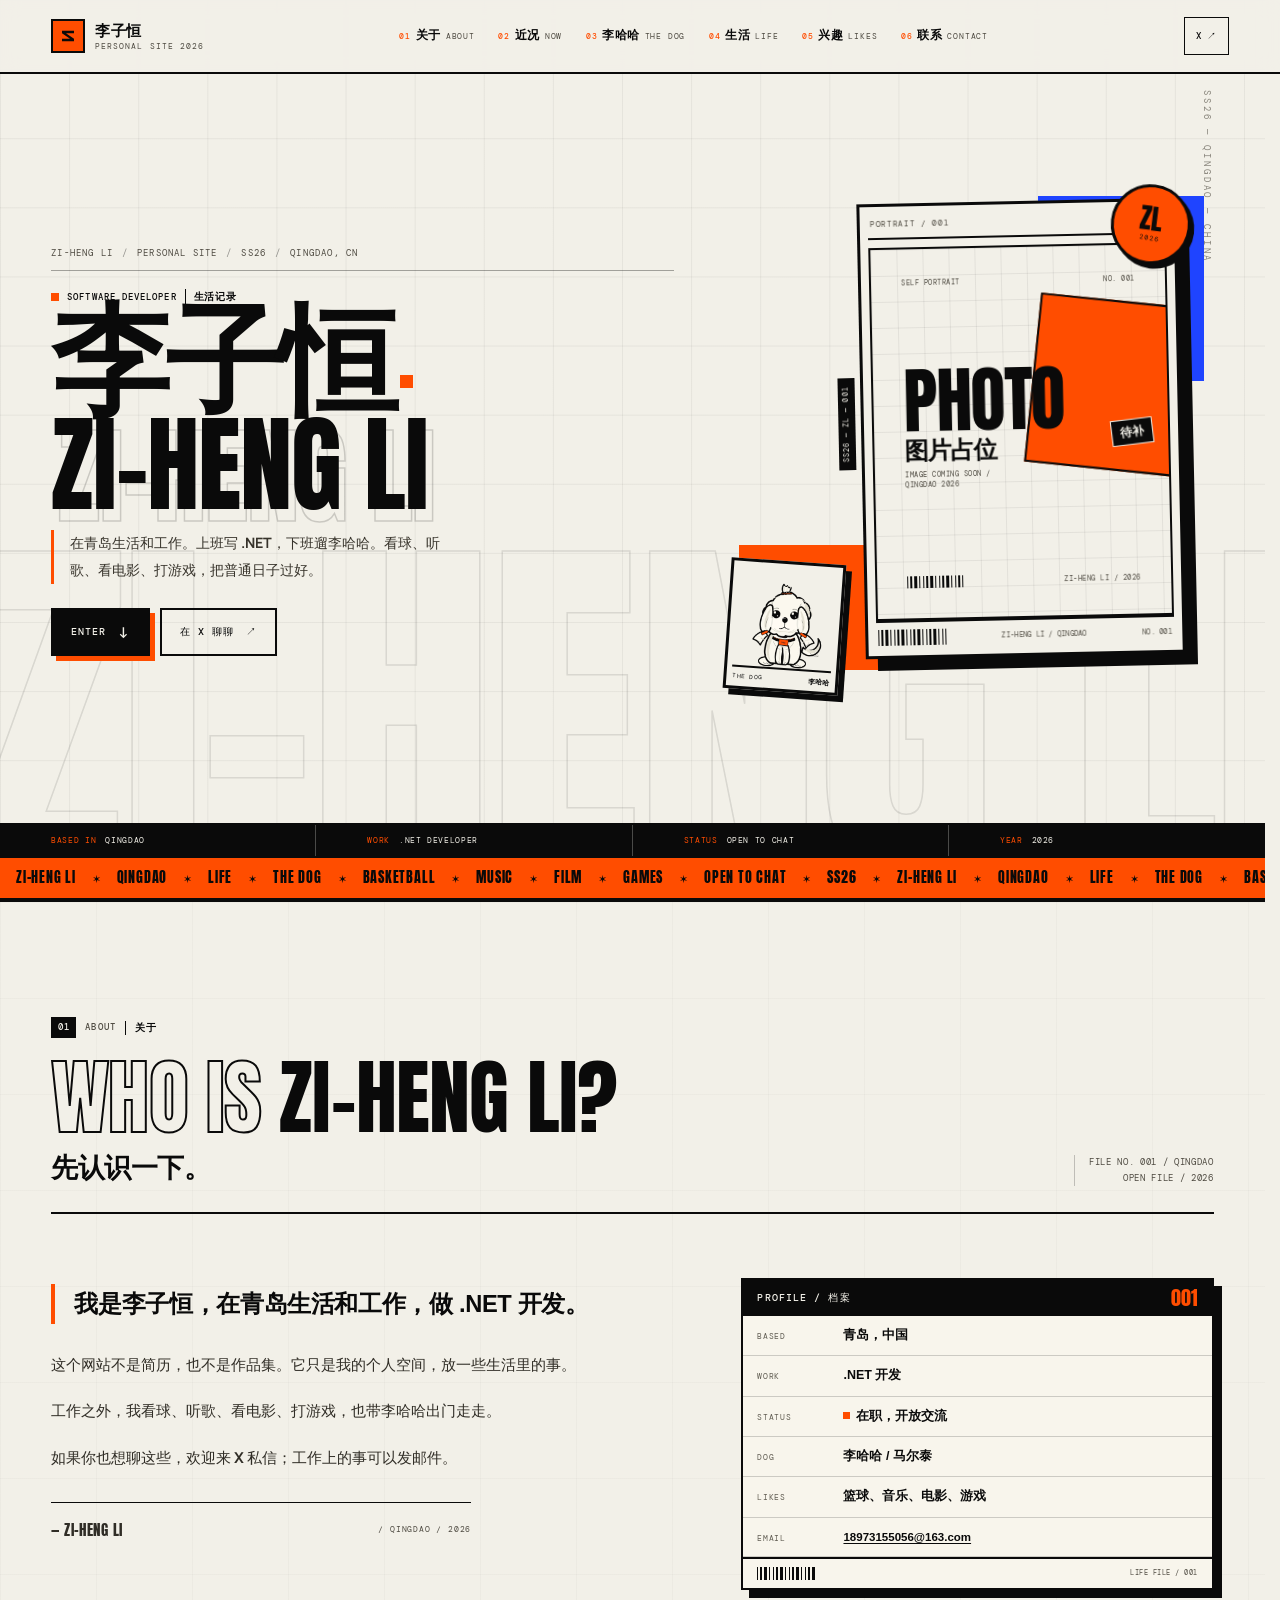
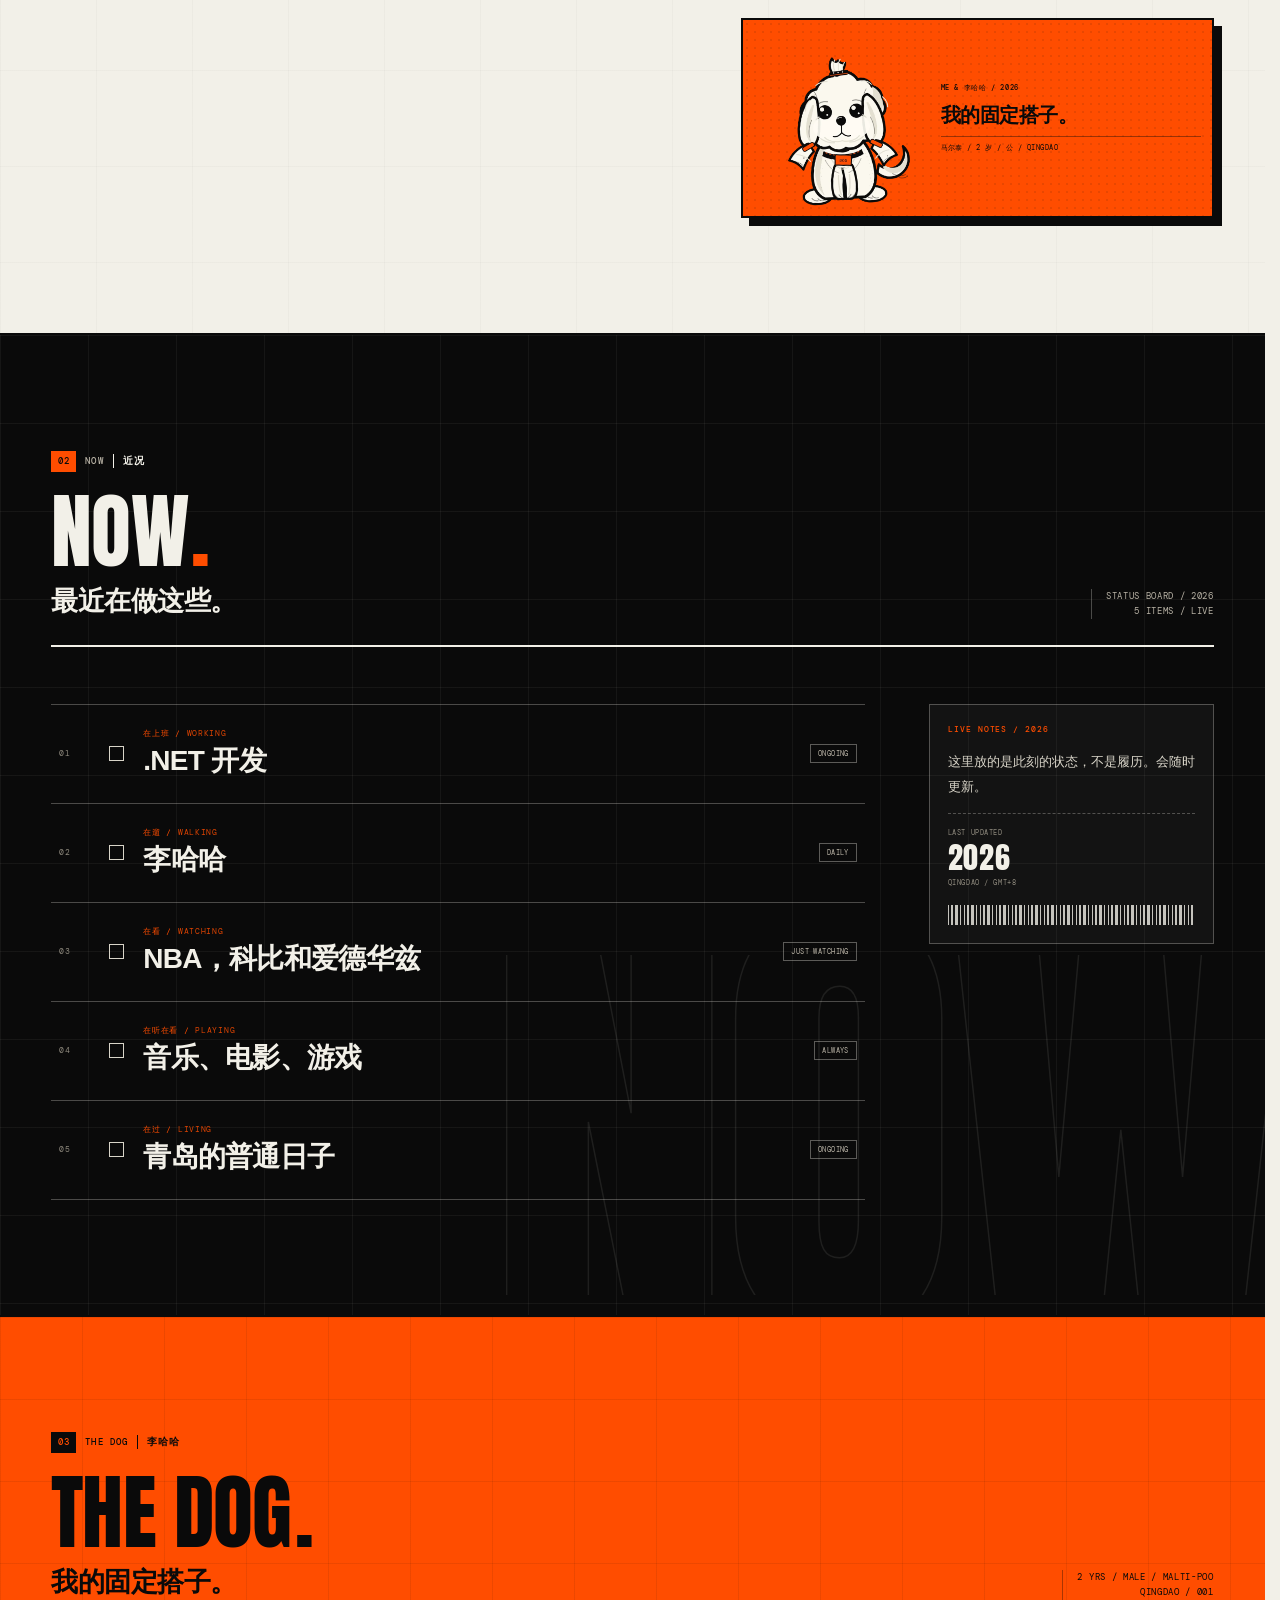
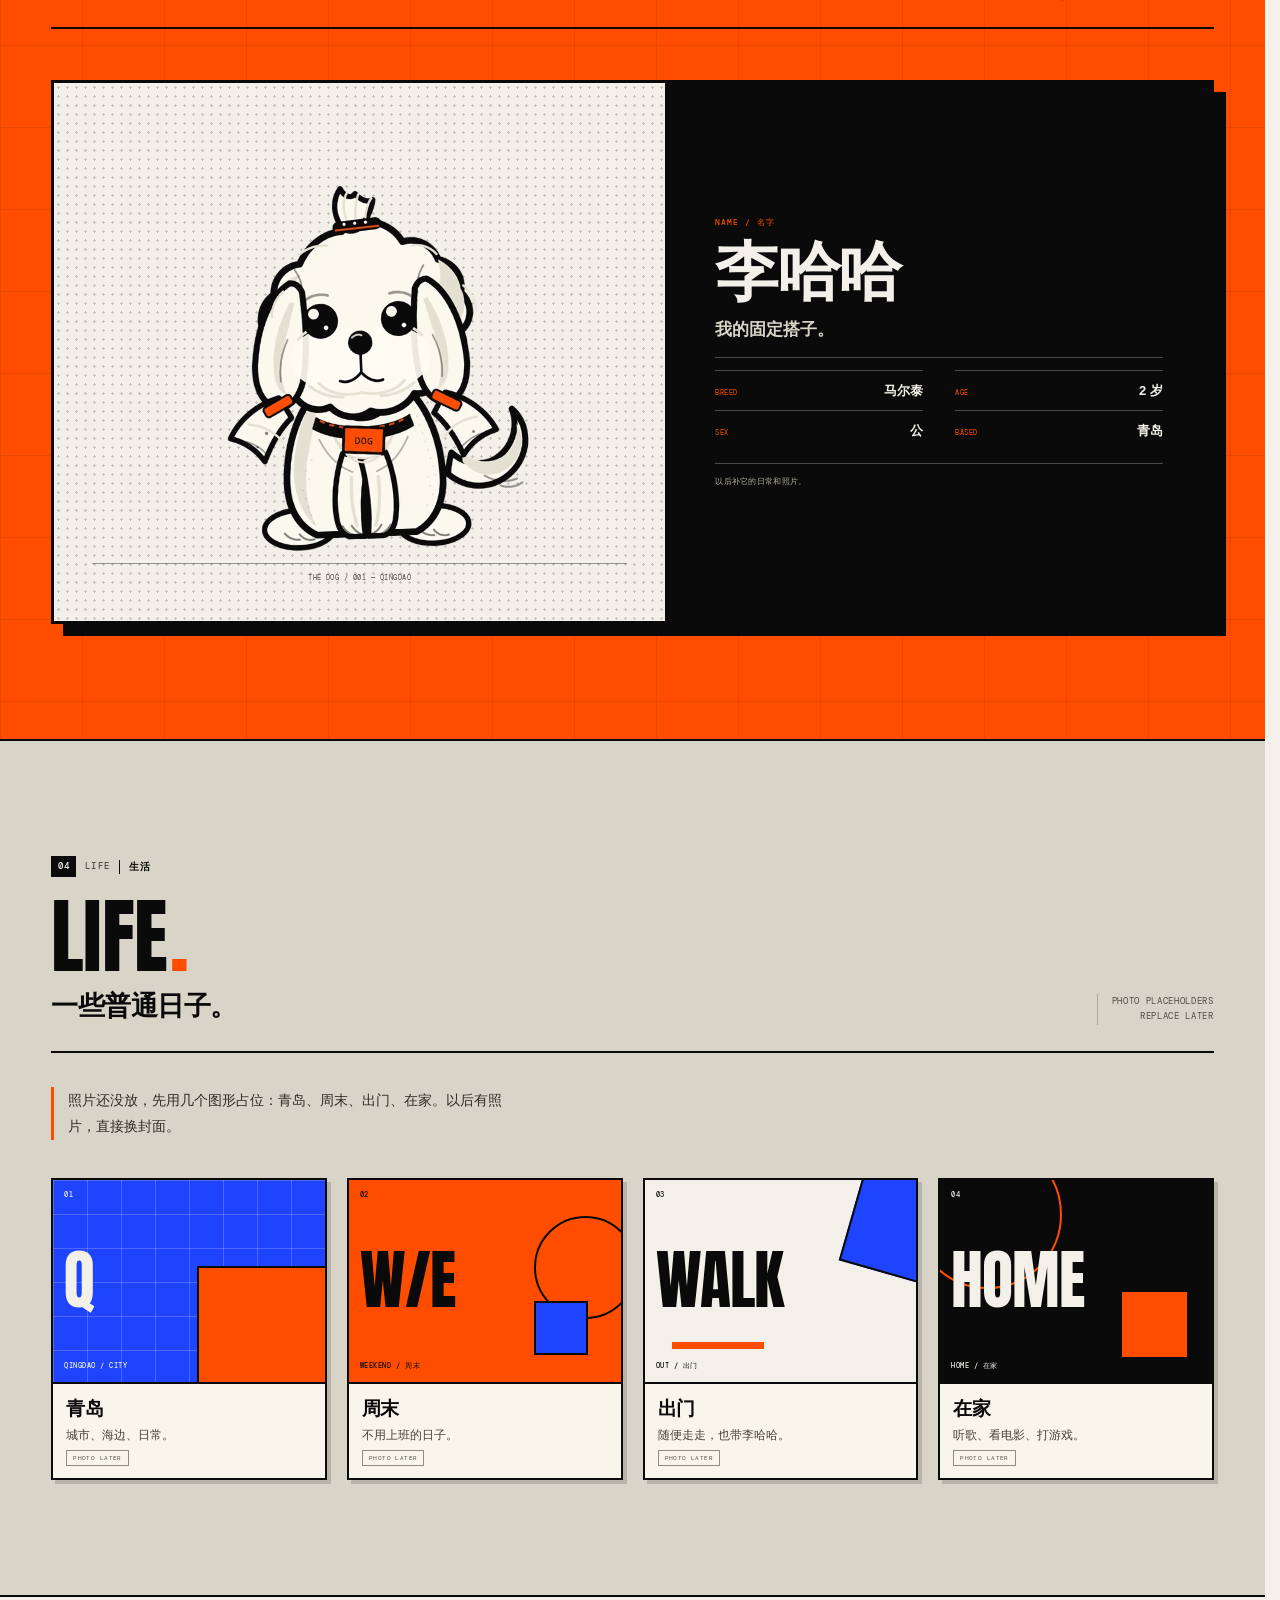
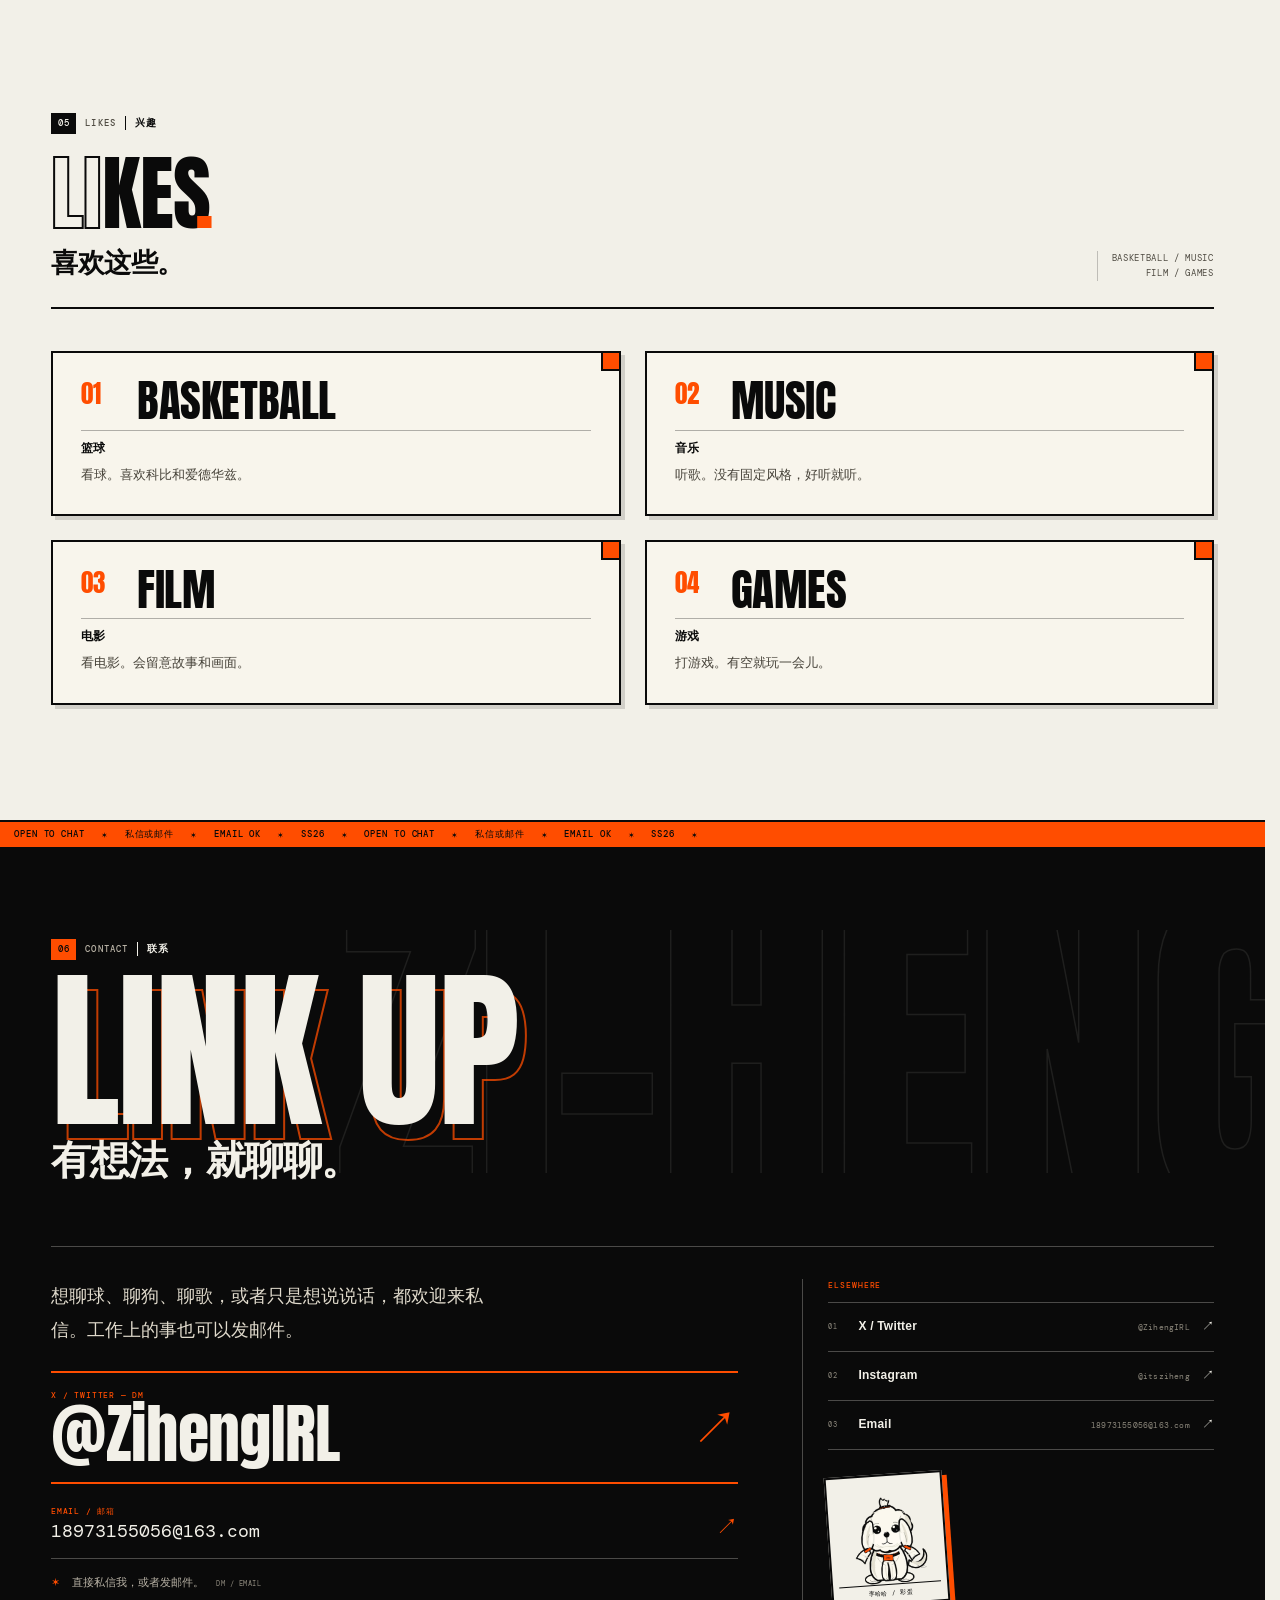
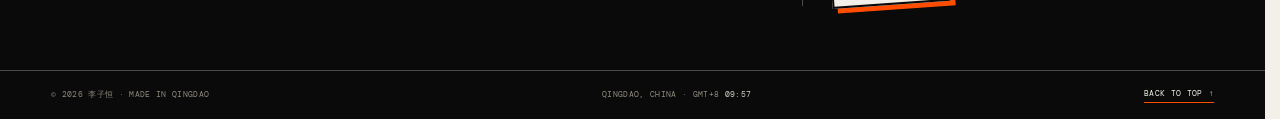
<file: index.html>
<!doctype html>
<html lang="zh-CN">
<head>
  <meta charset="utf-8">
  <meta name="viewport" content="width=device-width, initial-scale=1">
  <title>李子恒 / ZI-HENG LI — 个人网站 2026</title>
  <meta name="description" content="李子恒（ZI-HENG LI）的个人网站：在青岛生活和工作，做 .NET 开发。记录李哈哈、篮球、音乐、电影、游戏和普通日子。">
  <meta name="theme-color" content="#0a0a0a">
  <meta name="color-scheme" content="light">
  <meta name="author" content="李子恒">
  <link rel="canonical" href="https://liziheng01.github.io/">

  <meta property="og:type" content="website">
  <meta property="og:url" content="https://liziheng01.github.io/">
  <meta property="og:locale" content="zh_CN">
  <meta property="og:site_name" content="李子恒 / PERSONAL SITE 2026">
  <meta property="og:title" content="李子恒 / ZI-HENG LI — 个人网站 2026">
  <meta property="og:description" content="在青岛生活和工作。遛狗、看球、听歌、看电影、打游戏。">
  <meta property="og:image" content="https://liziheng01.github.io/assets/images/og-cover.png">
  <meta property="og:image:width" content="1200">
  <meta property="og:image:height" content="630">
  <meta property="og:image:alt" content="ZI-HENG LI 个人网站封面">
  <meta name="twitter:card" content="summary_large_image">
  <meta name="twitter:title" content="李子恒 / ZI-HENG LI">
  <meta name="twitter:description" content="在青岛生活和工作。遛狗、看球、听歌、看电影、打游戏。">
  <meta name="twitter:image" content="https://liziheng01.github.io/assets/images/og-cover.png">
  <meta name="twitter:image:alt" content="ZI-HENG LI 个人网站封面">

  <link rel="icon" href="assets/favicon.svg" type="image/svg+xml">
  <link rel="preload" href="assets/fonts/anton-400.woff2" as="font" type="font/woff2" crossorigin>
  <link rel="preload" href="assets/fonts/manrope-var.woff2" as="font" type="font/woff2" crossorigin>
  <link rel="stylesheet" href="styles.css">
  <script>document.documentElement.classList.add('js');</script>
  <script type="application/ld+json">
  {
    "@context": "https://schema.org",
    "@type": "Person",
    "name": "李子恒",
    "alternateName": "ZI-HENG LI",
    "jobTitle": "Software Developer",
    "description": "在青岛生活的软件开发者，记录生活、李哈哈和兴趣。",
    "email": "mailto:18973155056@163.com",
    "url": "https://liziheng01.github.io/",
    "address": {
      "@type": "PostalAddress",
      "addressLocality": "Qingdao",
      "addressCountry": "CN"
    },
    "sameAs": [
      "https://x.com/ZihengIRL",
      "https://www.instagram.com/itsziheng/"
    ]
  }
  </script>
</head>
<body>
  <a class="skip-link" href="#main-content">跳到主要内容</a>
  <div class="scroll-progress" aria-hidden="true"><span class="scroll-progress__bar" data-progress></span></div>

  <header class="site-header" data-header>
    <div class="site-header__inner">
      <a class="brand" href="#top">
        <span class="brand__mark" aria-hidden="true"><svg viewBox="0 0 24 24" width="18" height="16" focusable="false" aria-hidden="true"><path d="M3 4h18v4H9l12 8v4H3v-4h12L3 8V4Z" fill="currentColor"/></svg></span>
        <span class="brand__text">
          <span class="brand__cn">李子恒</span>
          <span class="brand__en" lang="en">PERSONAL SITE 2026</span>
          <span class="sr-only">，个人网站首页</span>
        </span>
      </a>

      <nav class="nav" aria-label="主导航">
        <a class="nav__link" href="#about" data-nav="about">
          <span class="nav__num" lang="en">01</span>
          <span class="nav__cn">关于</span>
          <span class="nav__en" lang="en">ABOUT</span>
        </a>
        <a class="nav__link" href="#now" data-nav="now">
          <span class="nav__num" lang="en">02</span>
          <span class="nav__cn">近况</span>
          <span class="nav__en" lang="en">NOW</span>
        </a>
        <a class="nav__link" href="#dog" data-nav="dog">
          <span class="nav__num" lang="en">03</span>
          <span class="nav__cn">李哈哈</span>
          <span class="nav__en" lang="en">THE DOG</span>
        </a>
        <a class="nav__link" href="#life" data-nav="life">
          <span class="nav__num" lang="en">04</span>
          <span class="nav__cn">生活</span>
          <span class="nav__en" lang="en">LIFE</span>
        </a>
        <a class="nav__link" href="#likes" data-nav="likes">
          <span class="nav__num" lang="en">05</span>
          <span class="nav__cn">兴趣</span>
          <span class="nav__en" lang="en">LIKES</span>
        </a>
        <a class="nav__link" href="#contact" data-nav="contact">
          <span class="nav__num" lang="en">06</span>
          <span class="nav__cn">联系</span>
          <span class="nav__en" lang="en">CONTACT</span>
        </a>
      </nav>

      <div class="site-header__right">
        <a class="header-x" href="https://x.com/ZihengIRL" target="_blank" rel="me noopener noreferrer">
          <span lang="en">X</span><span aria-hidden="true">↗</span><span class="sr-only">（在新标签页打开）</span>
        </a>
        <button class="menu-toggle" type="button" aria-expanded="false" aria-controls="mobile-menu" aria-label="MENU 打开菜单" data-menu-toggle>
          <span class="menu-toggle__text" lang="en">MENU</span>
          <span class="menu-toggle__icon" aria-hidden="true"><span></span><span></span></span>
        </button>
      </div>
    </div>
  </header>

  <div class="mobile-menu" id="mobile-menu" role="dialog" aria-modal="true" aria-label="站点导航" data-menu hidden>
    <div class="mobile-menu__top">
      <span class="mobile-menu__label" lang="en">NAVIGATION / 2026</span>
      <button class="mobile-menu__close" type="button" data-menu-close aria-label="CLOSE 关闭菜单">
        <span lang="en">CLOSE</span> <span aria-hidden="true">✕</span>
      </button>
    </div>
    <nav class="mobile-menu__nav" aria-label="移动端主导航">
      <a class="mobile-nav__link" href="#about" data-menu-link>
        <span class="mobile-nav__num" lang="en">01</span>
        <span class="mobile-nav__cn">关于</span>
        <span class="mobile-nav__en" lang="en">ABOUT</span>
      </a>
      <a class="mobile-nav__link" href="#now" data-menu-link>
        <span class="mobile-nav__num" lang="en">02</span>
        <span class="mobile-nav__cn">近况</span>
        <span class="mobile-nav__en" lang="en">NOW</span>
      </a>
      <a class="mobile-nav__link" href="#dog" data-menu-link>
        <span class="mobile-nav__num" lang="en">03</span>
        <span class="mobile-nav__cn">李哈哈</span>
        <span class="mobile-nav__en" lang="en">THE DOG</span>
      </a>
      <a class="mobile-nav__link" href="#life" data-menu-link>
        <span class="mobile-nav__num" lang="en">04</span>
        <span class="mobile-nav__cn">生活</span>
        <span class="mobile-nav__en" lang="en">LIFE</span>
      </a>
      <a class="mobile-nav__link" href="#likes" data-menu-link>
        <span class="mobile-nav__num" lang="en">05</span>
        <span class="mobile-nav__cn">兴趣</span>
        <span class="mobile-nav__en" lang="en">LIKES</span>
      </a>
      <a class="mobile-nav__link" href="#contact" data-menu-link>
        <span class="mobile-nav__num" lang="en">06</span>
        <span class="mobile-nav__cn">联系</span>
        <span class="mobile-nav__en" lang="en">CONTACT</span>
      </a>
    </nav>
    <div class="mobile-menu__meta">
      <a href="https://x.com/ZihengIRL" target="_blank" rel="me noopener noreferrer">
        <span lang="en">X / @ZihengIRL</span><span aria-hidden="true">↗</span><span class="sr-only">（在新标签页打开）</span>
      </a>
      <a href="https://www.instagram.com/itsziheng/" target="_blank" rel="me noopener noreferrer">
        <span lang="en">INSTAGRAM / @ITSZIHENG</span><span aria-hidden="true">↗</span><span class="sr-only">（在新标签页打开）</span>
      </a>
      <p class="mobile-menu__place" lang="en">QINGDAO, CN / GMT+8 / SS26</p>
    </div>
  </div>

  <main id="main-content" tabindex="-1">
    <section class="hero" id="top" aria-labelledby="hero-title" data-section="top">
      <div class="hero__decor" aria-hidden="true">
        <span class="hero__outline" lang="en">ZI-HENG LI</span>
        <span class="hero__ss26" lang="en">SS26 — QINGDAO — CHINA</span>
      </div>

      <div class="hero__inner">
        <div class="hero__copy">
          <p class="hero__meta reveal" lang="en">
            <span>ZI-HENG LI</span>
            <span>PERSONAL SITE</span>
            <span>SS26</span>
            <span>QINGDAO, CN</span>
          </p>

          <p class="hero__kicker reveal" data-delay="1">
            <span class="dot" aria-hidden="true"></span>
            <span lang="en">SOFTWARE DEVELOPER</span>
            <span class="hero__kicker-cn">生活记录</span>
          </p>

          <h1 class="hero__title reveal" id="hero-title" data-delay="1">
            <span class="hero__title-cn">李子恒</span>
            <span class="hero__title-en" lang="en" aria-hidden="true">ZI-HENG LI</span>
          </h1>

          <p class="hero__lede reveal" data-delay="2">在青岛生活和工作。上班写 .NET，下班遛李哈哈。看球、听歌、看电影、打游戏，把普通日子过好。</p>

          <div class="hero__actions reveal" data-delay="3">
            <a class="btn btn--primary" href="#about"><span lang="en">ENTER</span><span class="btn__icon" aria-hidden="true">↓</span></a>
            <a class="btn btn--ghost" href="https://x.com/ZihengIRL" target="_blank" rel="me noopener noreferrer">
              在 X 聊聊 <span aria-hidden="true">↗</span><span class="sr-only">（在新标签页打开）</span>
            </a>
          </div>
        </div>

        <div class="hero__visual">
          <span class="hero__blue-block" aria-hidden="true"></span>
          <span class="hero__orange-block" aria-hidden="true"></span>

          <figure class="portrait-card">
            <div class="portrait-card__top">
              <span lang="en">PORTRAIT / 001</span>
              <span lang="en">SS26</span>
            </div>
            <div class="portrait-card__image">
              <div class="portrait-placeholder" role="img" aria-label="肖像图片占位，图片待补">
                <div class="portrait-placeholder__top" aria-hidden="true">
                  <span lang="en">SELF PORTRAIT</span>
                  <span lang="en">NO. 001</span>
                </div>
                <div class="portrait-placeholder__center" aria-hidden="true">
                  <span class="portrait-placeholder__big" lang="en">PHOTO</span>
                  <span class="portrait-placeholder__cn">图片占位</span>
                  <span class="portrait-placeholder__note" lang="en">IMAGE COMING SOON / QINGDAO 2026</span>
                </div>
                <div class="portrait-placeholder__bottom" aria-hidden="true">
                  <span class="barcode"></span>
                  <span lang="en">ZI-HENG LI / 2026</span>
                </div>
                <span class="portrait-placeholder__stamp" aria-hidden="true">待补</span>
              </div>
            </div>
            <figcaption class="portrait-card__bottom">
              <span class="barcode" aria-hidden="true"></span>
              <span lang="en">ZI-HENG LI / QINGDAO</span>
              <span lang="en">NO. 001</span>
            </figcaption>
            <span class="portrait-card__serial" aria-hidden="true" lang="en">SS26 — ZL — 001</span>
            <span class="portrait-card__badge" aria-hidden="true">
              <span class="portrait-card__badge-main" lang="en">ZL</span>
              <span class="portrait-card__badge-sub" lang="en">2026</span>
            </span>
          </figure>

          <figure class="dog-sticker">
            <img src="assets/images/dog-cartoon.webp" width="640" height="640" alt="李子恒的小狗卡通形象" decoding="async">
            <figcaption>
              <span lang="en">THE DOG</span>
              <span>李哈哈</span>
            </figcaption>
          </figure>
        </div>
      </div>

      <div class="hero__status" role="list" aria-label="个人状态">
        <div class="hero__status-item" role="listitem"><span class="hero__status-label" lang="en">BASED IN</span><span class="hero__status-value" lang="en">QINGDAO</span></div>
        <div class="hero__status-item" role="listitem"><span class="hero__status-label" lang="en">WORK</span><span class="hero__status-value" lang="en">.NET DEVELOPER</span></div>
        <div class="hero__status-item" role="listitem"><span class="hero__status-label" lang="en">STATUS</span><span class="hero__status-value" lang="en">OPEN TO CHAT</span></div>
        <div class="hero__status-item" role="listitem"><span class="hero__status-label" lang="en">YEAR</span><span class="hero__status-value" lang="en">2026</span></div>
      </div>

      <div class="marquee" aria-hidden="true">
        <div class="marquee__track">
          <div class="marquee__group">
            <span lang="en">ZI-HENG LI</span><span class="marquee__sep" lang="en">✶</span>
            <span lang="en">QINGDAO</span><span class="marquee__sep" lang="en">✶</span>
            <span lang="en">LIFE</span><span class="marquee__sep" lang="en">✶</span>
            <span lang="en">THE DOG</span><span class="marquee__sep" lang="en">✶</span>
            <span lang="en">BASKETBALL</span><span class="marquee__sep" lang="en">✶</span>
            <span lang="en">MUSIC</span><span class="marquee__sep" lang="en">✶</span>
            <span lang="en">FILM</span><span class="marquee__sep" lang="en">✶</span>
            <span lang="en">GAMES</span><span class="marquee__sep" lang="en">✶</span>
            <span lang="en">OPEN TO CHAT</span><span class="marquee__sep" lang="en">✶</span>
            <span lang="en">SS26</span><span class="marquee__sep" lang="en">✶</span>
          </div>
          <div class="marquee__group" aria-hidden="true">
            <span lang="en">ZI-HENG LI</span><span class="marquee__sep" lang="en">✶</span>
            <span lang="en">QINGDAO</span><span class="marquee__sep" lang="en">✶</span>
            <span lang="en">LIFE</span><span class="marquee__sep" lang="en">✶</span>
            <span lang="en">THE DOG</span><span class="marquee__sep" lang="en">✶</span>
            <span lang="en">BASKETBALL</span><span class="marquee__sep" lang="en">✶</span>
            <span lang="en">MUSIC</span><span class="marquee__sep" lang="en">✶</span>
            <span lang="en">FILM</span><span class="marquee__sep" lang="en">✶</span>
            <span lang="en">GAMES</span><span class="marquee__sep" lang="en">✶</span>
            <span lang="en">OPEN TO CHAT</span><span class="marquee__sep" lang="en">✶</span>
            <span lang="en">SS26</span><span class="marquee__sep" lang="en">✶</span>
          </div>
        </div>
      </div>
    </section>

    <section class="section about" id="about" aria-labelledby="about-title" data-section="about">
      <div class="wrap">
        <header class="section-head reveal">
          <p class="section-tag">
            <span class="section-tag__index" lang="en">01</span>
            <span lang="en">ABOUT</span>
            <span class="section-tag__cn">关于</span>
          </p>
          <div class="section-head__row">
            <h2 class="section-title" id="about-title">
              <span class="section-title__en"><span class="section-title__outline" lang="en">WHO IS</span> <span lang="en">ZI-HENG LI?</span></span>
              <span class="section-title__cn">先认识一下。</span>
            </h2>
            <p class="section-note" lang="en">FILE NO. 001 / QINGDAO<br>OPEN FILE / 2026</p>
          </div>
        </header>

        <div class="about__grid">
          <div class="about__copy reveal">
            <p class="about__lead">我是李子恒，在青岛生活和工作，做 .NET 开发。</p>
            <p>这个网站不是简历，也不是作品集。它只是我的个人空间，放一些生活里的事。</p>
            <p>工作之外，我看球、听歌、看电影、打游戏，也带李哈哈出门走走。</p>
            <p>如果你也想聊这些，欢迎来 X 私信；工作上的事可以发邮件。</p>
            <p class="about__sign" lang="en">— ZI-HENG LI <span>/ QINGDAO / 2026</span></p>
          </div>

          <div class="about__side">
            <aside class="file-card reveal" data-delay="1" aria-labelledby="file-title">
              <div class="file-card__head">
                <h3 class="file-card__title" id="file-title"><span lang="en">PROFILE / 档案</span></h3>
                <span class="file-card__no" lang="en">001</span>
              </div>
              <dl class="file-card__list">
                <div class="file-card__row">
                  <dt lang="en">BASED</dt>
                  <dd>青岛，中国</dd>
                </div>
                <div class="file-card__row">
                  <dt lang="en">WORK</dt>
                  <dd>.NET 开发</dd>
                </div>
                <div class="file-card__row">
                  <dt lang="en">STATUS</dt>
                  <dd><span class="status-dot" aria-hidden="true"></span>在职，开放交流</dd>
                </div>
                <div class="file-card__row">
                  <dt lang="en">DOG</dt>
                  <dd>李哈哈 / 马尔泰</dd>
                </div>
                <div class="file-card__row">
                  <dt lang="en">LIKES</dt>
                  <dd>篮球、音乐、电影、游戏</dd>
                </div>
                <div class="file-card__row file-card__row--email">
                  <dt lang="en">EMAIL</dt>
                  <dd><a href="mailto:18973155056@163.com">18973155056@163.com</a></dd>
                </div>
              </dl>
              <div class="file-card__foot">
                <span class="barcode" aria-hidden="true"></span>
                <span lang="en">LIFE FILE / 001</span>
              </div>
            </aside>

            <figure class="dog-card reveal" data-delay="2">
              <img src="assets/images/dog-cartoon.webp" width="640" height="640" alt="李子恒的小狗卡通形象" decoding="async">
              <figcaption>
                <span class="dog-card__tag" lang="en">ME &amp; 李哈哈 / 2026</span>
                <strong class="dog-card__title">我的固定搭子。</strong>
                <span class="dog-card__meta" lang="en">马尔泰 / 2 岁 / 公 / QINGDAO</span>
              </figcaption>
            </figure>
          </div>
        </div>
      </div>
    </section>

    <section class="section now" id="now" aria-labelledby="now-title" data-section="now">
      <div class="now__decor" aria-hidden="true"><span lang="en">NOW</span></div>
      <div class="wrap">
        <header class="section-head section-head--dark reveal">
          <p class="section-tag section-tag--dark">
            <span class="section-tag__index" lang="en">02</span>
            <span lang="en">NOW</span>
            <span class="section-tag__cn">近况</span>
          </p>
          <div class="section-head__row">
            <h2 class="section-title" id="now-title">
              <span class="section-title__en"><span lang="en">NOW</span><span class="now__title-dot" aria-hidden="true">.</span></span>
              <span class="section-title__cn">最近在做这些。</span>
            </h2>
            <p class="section-note section-note--dark" lang="en">STATUS BOARD / 2026<br>5 ITEMS / LIVE</p>
          </div>
        </header>

        <div class="now__layout">
          <ol class="now__list">
            <li class="now-row reveal">
              <span class="now-row__index" lang="en">01</span>
              <span class="now-row__check" aria-hidden="true"></span>
              <div class="now-row__body">
                <span class="now-row__label">在上班 / <span lang="en">WORKING</span></span>
                <h3>.NET 开发</h3>
              </div>
              <span class="now-row__state" lang="en">ONGOING</span>
            </li>
            <li class="now-row reveal" data-delay="1">
              <span class="now-row__index" lang="en">02</span>
              <span class="now-row__check" aria-hidden="true"></span>
              <div class="now-row__body">
                <span class="now-row__label">在遛 / <span lang="en">WALKING</span></span>
                <h3>李哈哈</h3>
              </div>
              <span class="now-row__state" lang="en">DAILY</span>
            </li>
            <li class="now-row reveal" data-delay="2">
              <span class="now-row__index" lang="en">03</span>
              <span class="now-row__check" aria-hidden="true"></span>
              <div class="now-row__body">
                <span class="now-row__label">在看 / <span lang="en">WATCHING</span></span>
                <h3>NBA，科比和爱德华兹</h3>
              </div>
              <span class="now-row__state" lang="en">JUST WATCHING</span>
            </li>
            <li class="now-row reveal" data-delay="3">
              <span class="now-row__index" lang="en">04</span>
              <span class="now-row__check" aria-hidden="true"></span>
              <div class="now-row__body">
                <span class="now-row__label">在听在看 / <span lang="en">PLAYING</span></span>
                <h3>音乐、电影、游戏</h3>
              </div>
              <span class="now-row__state" lang="en">ALWAYS</span>
            </li>
            <li class="now-row reveal" data-delay="4">
              <span class="now-row__index" lang="en">05</span>
              <span class="now-row__check" aria-hidden="true"></span>
              <div class="now-row__body">
                <span class="now-row__label">在过 / <span lang="en">LIVING</span></span>
                <h3>青岛的普通日子</h3>
              </div>
              <span class="now-row__state" lang="en">ONGOING</span>
            </li>
          </ol>

          <aside class="now__aside reveal" data-delay="2" aria-label="近况备注">
            <p class="now__aside-label" lang="en">LIVE NOTES / 2026</p>
            <p class="now__note">这里放的是此刻的状态，不是履历。会随时更新。</p>
            <div class="now__stamp">
              <span lang="en">LAST UPDATED</span>
              <strong lang="en">2026</strong>
              <span lang="en">QINGDAO / GMT+8</span>
            </div>
            <span class="barcode barcode--light" aria-hidden="true"></span>
          </aside>
        </div>
      </div>
    </section>

    <section class="section dog-section" id="dog" aria-labelledby="dog-title" data-section="dog">
      <div class="wrap">
        <header class="section-head reveal">
          <p class="section-tag section-tag--on-orange">
            <span class="section-tag__index" lang="en">03</span>
            <span lang="en">THE DOG</span>
            <span class="section-tag__cn">李哈哈</span>
          </p>
          <div class="section-head__row">
            <h2 class="section-title" id="dog-title">
              <span class="section-title__en"><span lang="en">THE DOG</span><span class="now__title-dot" aria-hidden="true">.</span></span>
              <span class="section-title__cn">我的固定搭子。</span>
            </h2>
            <p class="section-note section-note--on-orange" lang="en">2 YRS / MALE / MALTI-POO<br>QINGDAO / 001</p>
          </div>
        </header>

        <div class="dog-feature reveal">
          <figure class="dog-feature__image">
            <img src="assets/images/dog-cartoon.webp" width="640" height="640" alt="李子恒的小狗卡通形象" decoding="async">
            <figcaption lang="en">THE DOG / 001 — QINGDAO</figcaption>
          </figure>
          <div class="dog-feature__info">
            <p class="dog-feature__eyebrow" lang="en">NAME / 名字</p>
            <h3>李哈哈</h3>
            <p class="dog-feature__quote">我的固定搭子。</p>
            <dl class="dog-profile">
              <div><dt lang="en">BREED</dt><dd>马尔泰</dd></div>
              <div><dt lang="en">AGE</dt><dd>2 岁</dd></div>
              <div><dt lang="en">SEX</dt><dd>公</dd></div>
              <div><dt lang="en">BASED</dt><dd>青岛</dd></div>
            </dl>
            <p class="dog-feature__note">以后补它的日常和照片。</p>
          </div>
        </div>
      </div>
    </section>

    <section class="section life" id="life" aria-labelledby="life-title" data-section="life">
      <div class="wrap">
        <header class="section-head reveal">
          <p class="section-tag">
            <span class="section-tag__index" lang="en">04</span>
            <span lang="en">LIFE</span>
            <span class="section-tag__cn">生活</span>
          </p>
          <div class="section-head__row">
            <h2 class="section-title" id="life-title">
              <span class="section-title__en"><span lang="en">LIFE</span><span class="now__title-dot" aria-hidden="true">.</span></span>
              <span class="section-title__cn">一些普通日子。</span>
            </h2>
            <p class="section-note" lang="en">PHOTO PLACEHOLDERS<br>REPLACE LATER</p>
          </div>
        </header>

        <p class="life__intro">照片还没放，先用几个图形占位：青岛、周末、出门、在家。以后有照片，直接换封面。</p>

        <div class="life-grid">
          <article class="life-card reveal">
            <div class="life-cover life-cover--city" aria-hidden="true">
              <span class="life-cover__index" lang="en">01</span>
              <span class="life-cover__big">Q</span>
              <span class="life-cover__meta" lang="en">QINGDAO / CITY</span>
            </div>
            <div class="life-card__body">
              <h3>青岛</h3>
              <p>城市、海边、日常。</p>
              <span class="life-card__tag" lang="en">PHOTO LATER</span>
            </div>
          </article>
          <article class="life-card reveal" data-delay="1">
            <div class="life-cover life-cover--weekend" aria-hidden="true">
              <span class="life-cover__index" lang="en">02</span>
              <span class="life-cover__big">W/E</span>
              <span class="life-cover__meta" lang="en">WEEKEND / 周末</span>
            </div>
            <div class="life-card__body">
              <h3>周末</h3>
              <p>不用上班的日子。</p>
              <span class="life-card__tag" lang="en">PHOTO LATER</span>
            </div>
          </article>
          <article class="life-card reveal" data-delay="2">
            <div class="life-cover life-cover--walk" aria-hidden="true">
              <span class="life-cover__index" lang="en">03</span>
              <span class="life-cover__big">WALK</span>
              <span class="life-cover__meta" lang="en">OUT / 出门</span>
            </div>
            <div class="life-card__body">
              <h3>出门</h3>
              <p>随便走走，也带李哈哈。</p>
              <span class="life-card__tag" lang="en">PHOTO LATER</span>
            </div>
          </article>
          <article class="life-card reveal" data-delay="3">
            <div class="life-cover life-cover--home" aria-hidden="true">
              <span class="life-cover__index" lang="en">04</span>
              <span class="life-cover__big">HOME</span>
              <span class="life-cover__meta" lang="en">HOME / 在家</span>
            </div>
            <div class="life-card__body">
              <h3>在家</h3>
              <p>听歌、看电影、打游戏。</p>
              <span class="life-card__tag" lang="en">PHOTO LATER</span>
            </div>
          </article>
        </div>
      </div>
    </section>

    <section class="section likes" id="likes" aria-labelledby="likes-title" data-section="likes">
      <div class="wrap">
        <header class="section-head reveal">
          <p class="section-tag">
            <span class="section-tag__index" lang="en">05</span>
            <span lang="en">LIKES</span>
            <span class="section-tag__cn">兴趣</span>
          </p>
          <div class="section-head__row">
            <h2 class="section-title" id="likes-title">
              <span class="section-title__en"><span lang="en"><span class="section-title__outline">LI</span>KES<span class="now__title-dot" aria-hidden="true">.</span></span></span>
              <span class="section-title__cn">喜欢这些。</span>
            </h2>
            <p class="section-note" lang="en">BASKETBALL / MUSIC<br>FILM / GAMES</p>
          </div>
        </header>

        <div class="likes-grid">
          <article class="like-card reveal">
            <span class="like-card__num" lang="en">01</span>
            <h3 lang="en">BASKETBALL</h3>
            <p class="like-card__cn">篮球</p>
            <p class="like-card__copy">看球。喜欢科比和爱德华兹。</p>
          </article>
          <article class="like-card reveal" data-delay="1">
            <span class="like-card__num" lang="en">02</span>
            <h3 lang="en">MUSIC</h3>
            <p class="like-card__cn">音乐</p>
            <p class="like-card__copy">听歌。没有固定风格，好听就听。</p>
          </article>
          <article class="like-card reveal" data-delay="2">
            <span class="like-card__num" lang="en">03</span>
            <h3 lang="en">FILM</h3>
            <p class="like-card__cn">电影</p>
            <p class="like-card__copy">看电影。会留意故事和画面。</p>
          </article>
          <article class="like-card reveal" data-delay="3">
            <span class="like-card__num" lang="en">04</span>
            <h3 lang="en">GAMES</h3>
            <p class="like-card__cn">游戏</p>
            <p class="like-card__copy">打游戏。有空就玩一会儿。</p>
          </article>
        </div>
      </div>
    </section>
  </main>

  <footer class="contact" id="contact" aria-labelledby="contact-title" data-section="contact">
    <div class="contact__warning" aria-hidden="true">
      <div class="contact__warning-track">
        <div class="contact__warning-group">
          <span lang="en">OPEN TO CHAT</span><span aria-hidden="true">✶</span>
          <span>私信或邮件</span><span aria-hidden="true">✶</span>
          <span lang="en">EMAIL OK</span><span aria-hidden="true">✶</span>
          <span lang="en">SS26</span><span aria-hidden="true">✶</span>
        </div>
        <div class="contact__warning-group" aria-hidden="true">
          <span lang="en">OPEN TO CHAT</span><span>✶</span>
          <span>私信或邮件</span><span>✶</span>
          <span lang="en">EMAIL OK</span><span>✶</span>
          <span lang="en">SS26</span><span>✶</span>
        </div>
      </div>
    </div>

    <div class="contact__decor" aria-hidden="true"><span lang="en">ZI-HENG</span></div>

    <div class="wrap contact__inner">
      <div class="contact__head reveal">
        <p class="section-tag section-tag--dark">
          <span class="section-tag__index" lang="en">06</span>
          <span lang="en">CONTACT</span>
          <span class="section-tag__cn">联系</span>
        </p>
        <h2 class="contact__title" id="contact-title">
          <span class="contact__title-en" lang="en">LINK UP</span>
          <span class="contact__title-cn">有想法，就聊聊。</span>
        </h2>
      </div>

      <div class="contact__grid">
        <div class="contact__main reveal" data-delay="1">
          <p class="contact__lede">想聊球、聊狗、聊歌，或者只是想说说话，都欢迎来私信。工作上的事也可以发邮件。</p>
          <a class="contact__x" href="https://x.com/ZihengIRL" target="_blank" rel="me noopener noreferrer">
            <span class="contact__x-label" lang="en">X / TWITTER — DM</span>
            <span class="contact__x-handle" lang="en">@ZihengIRL</span>
            <span class="contact__x-arrow" aria-hidden="true">↗</span>
            <span class="sr-only">（在新标签页打开）</span>
          </a>
          <a class="contact__email" href="mailto:18973155056@163.com">
            <span class="contact__email-label" lang="en">EMAIL / 邮箱</span>
            <span class="contact__email-value">18973155056@163.com</span>
            <span class="contact__email-arrow" aria-hidden="true">↗</span>
            <span class="sr-only">（打开邮件客户端）</span>
          </a>
          <p class="contact__small"><span aria-hidden="true">✶</span> 直接私信我，或者发邮件。<span lang="en">DM / EMAIL</span></p>
        </div>

        <div class="contact__side reveal" data-delay="2">
          <h3 class="contact__side-title" lang="en">ELSEWHERE</h3>
          <ul class="social-list">
            <li>
              <a href="https://x.com/ZihengIRL" target="_blank" rel="me noopener noreferrer">
                <span class="social-list__num" lang="en">01</span>
                <span class="social-list__name">X / Twitter</span>
                <span class="social-list__handle" lang="en">@ZihengIRL</span>
                <span class="social-list__arrow" aria-hidden="true">↗</span>
                <span class="sr-only">（在新标签页打开）</span>
              </a>
            </li>
            <li>
              <a href="https://www.instagram.com/itsziheng/" target="_blank" rel="me noopener noreferrer">
                <span class="social-list__num" lang="en">02</span>
                <span class="social-list__name">Instagram</span>
                <span class="social-list__handle" lang="en">@itsziheng</span>
                <span class="social-list__arrow" aria-hidden="true">↗</span>
                <span class="sr-only">（在新标签页打开）</span>
              </a>
            </li>
            <li>
              <a href="mailto:18973155056@163.com">
                <span class="social-list__num" lang="en">03</span>
                <span class="social-list__name">Email</span>
                <span class="social-list__handle">18973155056@163.com</span>
                <span class="social-list__arrow" aria-hidden="true">↗</span>
                <span class="sr-only">（打开邮件客户端）</span>
              </a>
            </li>
          </ul>

          <figure class="contact__dog" aria-label="小狗彩蛋">
            <img src="assets/images/dog-cartoon.webp" width="640" height="640" alt="李子恒的小狗卡通形象" decoding="async">
            <figcaption lang="en">李哈哈 / 彩蛋</figcaption>
          </figure>
        </div>
      </div>
    </div>

    <div class="contact__bottom">
      <div class="contact__bottom-inner">
        <p>© 2026 李子恒 · <span lang="en">MADE IN QINGDAO</span></p>
        <p><span lang="en">QINGDAO, CHINA · GMT+8</span> <span class="contact__time" data-qingdao-time aria-label="青岛当地时间"></span></p>
        <a class="back-to-top" href="#top"><span lang="en">BACK TO TOP</span> <span aria-hidden="true">↑</span></a>
      </div>
    </div>
  </footer>

  <script src="script.js" defer></script>
</body>
</html>
</file>
<file: styles.css>
/* ==========================================================================
   ZI-HENG LI / PERSONAL SITE 2026
   American streetwear-inspired personal site — static HTML/CSS/JS
   ========================================================================== */

/* ---------- Fonts (local) ---------- */
@font-face {
  font-family: "Anton";
  src: url("assets/fonts/anton-400.woff2") format("woff2");
  font-weight: 400;
  font-style: normal;
  font-display: swap;
}
@font-face {
  font-family: "Manrope";
  src: url("assets/fonts/manrope-var.woff2") format("woff2");
  font-weight: 700 800;
  font-style: normal;
  font-display: swap;
}
@font-face {
  font-family: "DM Mono";
  src: url("assets/fonts/dm-mono-400.woff2") format("woff2");
  font-weight: 400;
  font-style: normal;
  font-display: swap;
}
@font-face {
  font-family: "DM Mono";
  src: url("assets/fonts/dm-mono-500.woff2") format("woff2");
  font-weight: 500;
  font-style: normal;
  font-display: swap;
}

/* ---------- Tokens ---------- */
:root {
  --ink: #0a0a0a;
  --bone: #f2f0e8;
  --paper: #f8f5ec;
  --concrete: #d8d4c8;
  --orange: #ff4d00;
  --blue: #1f44ff;

  --muted: #4f4b42;
  --muted-soft: #615d53;
  --dark-muted: #b8b2a5;
  --dark-muted-2: #8f8a7e;
  --rule: rgba(10, 10, 10, 0.22);
  --rule-dark: rgba(242, 240, 232, 0.28);

  --mono: "DM Mono", ui-monospace, SFMono-Regular, Consolas, "Liberation Mono", monospace;
  --sans: Manrope, "Helvetica Neue", Arial, "PingFang SC", "HarmonyOS Sans SC", "Noto Sans SC",
    "Microsoft YaHei", sans-serif;
  --zh: "PingFang SC", "HarmonyOS Sans SC", "Noto Sans SC", "Microsoft YaHei", sans-serif;
  --display: Anton, Impact, "Arial Narrow", "Haettenschweiler", sans-serif;

  --gutter: clamp(16px, 4vw, 56px);
  --max: 1680px;
  --header-h: 72px;
  --shadow: 10px 10px 0 var(--ink);
  --focus: var(--blue);
}

/* ---------- Reset / base ---------- */
*,
*::before,
*::after {
  box-sizing: border-box;
}

html {
  scroll-behavior: smooth;
  -webkit-text-size-adjust: 100%;
  scrollbar-gutter: stable;
}

body {
  margin: 0;
  background: var(--bone);
  color: var(--ink);
  font-family: var(--sans);
  font-size: 16px;
  line-height: 1.65;
  font-weight: 400;
  overflow-x: clip;
  text-rendering: optimizeLegibility;
  -webkit-font-smoothing: antialiased;
}

html.is-locked,
body.is-locked {
  overflow: hidden;
}

h1,
h2,
h3,
h4,
p,
figure,
figcaption,
dl,
dd,
blockquote {
  margin: 0;
}

ul,
ol {
  margin: 0;
  padding: 0;
  list-style: none;
}

button {
  font: inherit;
  color: inherit;
  cursor: pointer;
}

a {
  color: inherit;
  text-decoration: none;
}

img,
svg {
  display: block;
  max-width: 100%;
}

img {
  height: auto;
}

::selection {
  background: var(--orange);
  color: var(--ink);
}

:where(a, button, [tabindex]):focus-visible {
  outline: 3px solid var(--focus);
  outline-offset: 3px;
}

/* Programmatic focus (e.g. first item in the mobile menu after a pointer
   open) can skip :focus-visible in Chrome; keep the ring on-brand too. */
.mobile-menu :where(a, button):focus {
  outline: 3px solid var(--orange);
  outline-offset: 3px;
}

.modal :where(a, button):focus {
  outline: 3px solid var(--blue);
  outline-offset: 3px;
}

/* Avoid focus rings on programmatically focused sections. */
:where(section, footer, main):focus {
  outline: none;
}

.sr-only {
  position: absolute !important;
  width: 1px;
  height: 1px;
  padding: 0;
  margin: -1px;
  overflow: hidden;
  clip: rect(0, 0, 0, 0);
  white-space: nowrap;
  border: 0;
}

.skip-link {
  position: fixed;
  top: 12px;
  left: 12px;
  z-index: 1000;
  display: inline-flex;
  align-items: center;
  min-height: 44px;
  padding: 10px 16px;
  background: var(--ink);
  color: var(--bone);
  border: 2px solid var(--bone);
  font-family: var(--mono);
  font-size: 11px;
  letter-spacing: 0.06em;
  transform: translateY(-180%);
  transition: transform 0.18s ease;
}

.skip-link:focus {
  transform: translateY(0);
  outline-color: var(--orange);
}

.wrap {
  width: min(calc(100% - (var(--gutter) * 2)), var(--max));
  margin-inline: auto;
}

.section {
  position: relative;
  padding-block: clamp(64px, 9vw, 140px);
  scroll-margin-top: calc(var(--header-h) + 12px);
  overflow: clip;
}

.dot {
  width: 8px;
  height: 8px;
  flex: 0 0 auto;
  background: var(--orange);
}

/* ---------- Scroll progress ---------- */
.scroll-progress {
  position: fixed;
  inset: 0 0 auto;
  height: 3px;
  z-index: 700;
  pointer-events: none;
}

.scroll-progress__bar {
  display: block;
  width: 100%;
  height: 100%;
  background: var(--orange);
  transform: scaleX(0);
  transform-origin: 0 50%;
}

/* ---------- Header ---------- */
.site-header {
  position: fixed;
  inset: 0 0 auto;
  z-index: 300;
  background: rgba(242, 240, 232, 0.94);
  border-bottom: 2px solid var(--ink);
  color: var(--ink);
  -webkit-backdrop-filter: blur(10px);
  backdrop-filter: blur(10px);
  transition: background-color 0.2s ease, color 0.2s ease, border-color 0.2s ease;
}

.site-header.is-scrolled {
  background: var(--ink);
  color: var(--bone);
  border-color: var(--ink);
  --focus: var(--orange);
}

.site-header__inner {
  width: min(calc(100% - (var(--gutter) * 2)), var(--max));
  height: var(--header-h);
  margin-inline: auto;
  display: grid;
  grid-template-columns: auto minmax(0, 1fr) auto;
  align-items: center;
  gap: clamp(14px, 3vw, 44px);
  transition: height 0.2s ease;
}

.site-header.is-scrolled .site-header__inner {
  height: 56px;
}

.brand {
  display: inline-flex;
  align-items: center;
  gap: 10px;
  min-width: 0;
}

.brand__mark {
  display: grid;
  place-items: center;
  width: 34px;
  height: 34px;
  flex: 0 0 auto;
  background: var(--orange);
  color: var(--ink);
  border: 2px solid var(--ink);
  font-family: var(--display);
  font-size: 23px;
  line-height: 1;
  transition: transform 0.2s ease;
}

.brand__mark svg {
  display: block;
  width: 18px;
  height: 16px;
}

.brand:hover .brand__mark {
  transform: rotate(-8deg);
}

.brand__text {
  display: flex;
  flex-direction: column;
  gap: 4px;
  line-height: 1;
  white-space: nowrap;
}

.brand__cn {
  font-family: var(--zh);
  font-size: 15px;
  font-weight: 900;
  letter-spacing: 0.03em;
  line-height: 1;
}

.brand__en {
  font-family: var(--mono);
  font-size: 8px;
  letter-spacing: 0.13em;
  line-height: 1;
  color: var(--muted);
}

.site-header.is-scrolled .brand__en {
  color: var(--dark-muted);
}

.nav {
  display: flex;
  align-items: center;
  justify-content: center;
  gap: clamp(10px, 1.7vw, 28px);
  min-width: 0;
}

.nav__link {
  display: inline-flex;
  align-items: baseline;
  gap: 5px;
  padding: 9px 1px 7px;
  border-bottom: 3px solid transparent;
  white-space: nowrap;
  transition: border-color 0.15s ease, color 0.15s ease;
}

.nav__num {
  font-family: var(--mono);
  font-size: 8px;
  font-weight: 500;
  letter-spacing: 0.08em;
  color: var(--orange);
}

.nav__cn {
  font-family: var(--zh);
  font-size: 12px;
  font-weight: 800;
  letter-spacing: 0.04em;
}

.nav__en {
  font-family: var(--mono);
  font-size: 8px;
  letter-spacing: 0.1em;
  color: var(--muted);
}

.site-header.is-scrolled .nav__en {
  color: var(--dark-muted-2);
}

.nav__link:hover,
.nav__link.is-active {
  border-color: var(--orange);
}

.site-header.is-scrolled .nav__link.is-active .nav__cn {
  color: var(--orange);
}

.site-header.is-scrolled .nav__link.is-active .nav__num {
  color: var(--bone);
}

.site-header__right {
  display: flex;
  align-items: center;
  gap: 10px;
}

.header-x {
  display: inline-flex;
  align-items: center;
  gap: 5px;
  min-height: 38px;
  padding: 7px 11px;
  border: 1.5px solid currentColor;
  font-family: var(--mono);
  font-size: 9px;
  font-weight: 500;
  letter-spacing: 0.12em;
  transition: background-color 0.15s ease, color 0.15s ease, border-color 0.15s ease;
}

.header-x:hover {
  background: var(--orange);
  color: var(--ink);
  border-color: var(--ink);
}

.menu-toggle {
  display: none;
  align-items: center;
  gap: 9px;
  min-height: 42px;
  padding: 8px 11px;
  border: 2px solid currentColor;
  background: transparent;
  color: inherit;
}

.menu-toggle__text {
  font-family: var(--mono);
  font-size: 9px;
  font-weight: 500;
  letter-spacing: 0.12em;
}

.menu-toggle__icon {
  display: flex;
  flex-direction: column;
  justify-content: center;
  gap: 4px;
  width: 16px;
  height: 16px;
}

.menu-toggle__icon span {
  display: block;
  width: 100%;
  height: 2px;
  background: currentColor;
  transition: transform 0.2s ease;
}

.menu-toggle[aria-expanded="true"] .menu-toggle__icon span:first-child {
  transform: translateY(3px) rotate(45deg);
}

.menu-toggle[aria-expanded="true"] .menu-toggle__icon span:last-child {
  transform: translateY(-3px) rotate(-45deg);
}

.menu-toggle:hover {
  background: var(--ink);
  color: var(--bone);
  border-color: var(--ink);
}

.site-header.is-scrolled .menu-toggle:hover {
  background: var(--orange);
  color: var(--ink);
  border-color: var(--orange);
}

/* ---------- Mobile menu ---------- */
.mobile-menu {
  position: fixed;
  inset: 0;
  z-index: 500;
  display: flex;
  flex-direction: column;
  width: 100%;
  max-width: 100%;
  min-width: 0;
  padding: 20px var(--gutter) 26px;
  overflow-x: hidden;
  overflow-y: auto;
  background: var(--ink);
  color: var(--bone);
  --focus: var(--orange);
}

.mobile-menu__top,
.mobile-menu__nav,
.mobile-menu__meta {
  width: 100%;
  min-width: 0;
}

.mobile-menu[hidden] {
  display: none;
}

.mobile-menu__top {
  display: flex;
  align-items: center;
  justify-content: space-between;
  gap: 16px;
  padding-bottom: 16px;
  border-bottom: 1px solid var(--rule-dark);
}

.mobile-menu__label {
  font-family: var(--mono);
  font-size: 9px;
  letter-spacing: 0.14em;
  color: var(--dark-muted);
}

.mobile-menu__close {
  display: inline-flex;
  align-items: center;
  gap: 8px;
  min-height: 44px;
  padding: 9px 12px;
  border: 2px solid var(--bone);
  background: transparent;
  color: var(--bone);
  font-family: var(--mono);
  font-size: 9px;
  font-weight: 500;
  letter-spacing: 0.1em;
}

.mobile-menu__close:hover {
  background: var(--orange);
  color: var(--ink);
  border-color: var(--orange);
}

.mobile-menu__nav {
  display: flex;
  flex-direction: column;
  flex: 1;
  padding-top: 4px;
}

.mobile-nav__link {
  display: grid;
  grid-template-columns: 42px minmax(0, 1fr) auto;
  align-items: center;
  gap: 10px;
  min-width: 0;
  padding: clamp(16px, 3vh, 26px) 0;
  border-bottom: 1px solid var(--rule-dark);
}

.mobile-nav__num {
  font-family: var(--mono);
  font-size: 9px;
  color: var(--orange);
  letter-spacing: 0.08em;
}

.mobile-nav__cn {
  font-family: var(--zh);
  font-size: clamp(32px, 8.5vw, 48px);
  font-weight: 900;
  line-height: 1;
  letter-spacing: -0.035em;
  transition: color 0.15s ease;
}

.mobile-nav__en {
  font-family: var(--mono);
  font-size: 9px;
  letter-spacing: 0.1em;
  color: var(--dark-muted-2);
}

.mobile-nav__link:hover .mobile-nav__cn,
.mobile-nav__link:focus-visible .mobile-nav__cn {
  color: var(--orange);
}

.mobile-menu__meta {
  display: flex;
  flex-direction: column;
  gap: 10px;
  padding-top: clamp(22px, 4vh, 40px);
  font-family: var(--mono);
  font-size: 10px;
  letter-spacing: 0.05em;
  color: var(--concrete);
}

.mobile-menu__meta a {
  display: flex;
  justify-content: space-between;
  gap: 12px;
  padding-bottom: 10px;
  border-bottom: 1px solid var(--rule-dark);
}

.mobile-menu__meta a:hover {
  color: var(--orange);
}

.mobile-menu__place {
  padding-top: 4px;
  font-size: 9px;
  letter-spacing: 0.12em;
  color: var(--dark-muted-2);
}

@media (prefers-reduced-motion: no-preference) {
  .mobile-menu:not([hidden]) {
    animation: menu-in 0.22s ease-out both;
  }

  @keyframes menu-in {
    from {
      opacity: 0;
      transform: translateY(-8px);
    }
    to {
      opacity: 1;
      transform: none;
    }
  }
}

/* ---------- Hero ---------- */
.hero {
  position: relative;
  display: flex;
  flex-direction: column;
  min-height: 100svh;
  padding-top: var(--header-h);
  overflow: clip;
  background: var(--bone);
  border-bottom: 2px solid var(--ink);
}

.hero__decor {
  position: absolute;
  inset: 0;
  z-index: 0;
  overflow: hidden;
  pointer-events: none;
  background-image: linear-gradient(to right, rgba(10, 10, 10, 0.055) 1px, transparent 1px),
    linear-gradient(to bottom, rgba(10, 10, 10, 0.055) 1px, transparent 1px);
  background-size: clamp(52px, 5.4vw, 84px) clamp(52px, 5.4vw, 84px);
}

.hero__outline {
  position: absolute;
  left: -2vw;
  bottom: 6.5vh;
  font-family: var(--display);
  font-size: clamp(170px, 29vw, 560px);
  line-height: 0.68;
  letter-spacing: -0.015em;
  white-space: nowrap;
  color: transparent;
  -webkit-text-stroke: 1.5px rgba(10, 10, 10, 0.11);
  user-select: none;
}

.hero__ss26 {
  position: absolute;
  top: calc(var(--header-h) + 18px);
  right: var(--gutter);
  writing-mode: vertical-rl;
  font-family: var(--mono);
  font-size: 9px;
  letter-spacing: 0.32em;
  color: var(--muted-soft);
  opacity: 0.72;
}

.hero__inner {
  position: relative;
  z-index: 2;
  display: grid;
  grid-template-columns: minmax(0, 1.12fr) minmax(0, 0.88fr);
  align-items: center;
  gap: clamp(20px, 4vw, 64px);
  flex: 1;
  width: min(calc(100% - (var(--gutter) * 2)), var(--max));
  margin-inline: auto;
  padding-block: clamp(18px, 3.2vh, 42px) clamp(22px, 3.4vh, 46px);
}

.hero__copy {
  position: relative;
  z-index: 3;
  min-width: 0;
  padding-top: clamp(2px, 1vh, 14px);
}

.hero__meta {
  display: flex;
  flex-wrap: wrap;
  align-items: center;
  gap: 7px 0;
  max-width: 660px;
  padding-bottom: 9px;
  border-bottom: 1px solid rgba(10, 10, 10, 0.35);
  font-family: var(--mono);
  font-size: 9px;
  font-weight: 400;
  letter-spacing: 0.13em;
  color: var(--muted);
  text-transform: uppercase;
}

.hero__meta span {
  display: inline-flex;
  align-items: center;
}

.hero__meta span + span::before {
  content: "/";
  display: inline-block;
  padding: 0 9px;
  color: rgba(10, 10, 10, 0.4);
}

.hero__kicker {
  display: flex;
  align-items: center;
  gap: 8px;
  flex-wrap: wrap;
  margin-top: clamp(12px, 2vh, 20px);
  font-family: var(--mono);
  font-size: 9px;
  font-weight: 500;
  letter-spacing: 0.12em;
  color: var(--ink);
}

.hero__kicker-cn {
  padding-left: 8px;
  border-left: 1px solid var(--ink);
  font-family: var(--zh);
  font-size: 10px;
  font-weight: 700;
  letter-spacing: 0.08em;
}

.hero__title {
  margin-top: 6px;
  font-weight: 400;
}

.hero__title-cn {
  display: block;
  font-family: var(--zh);
  font-size: clamp(60px, 9.4vw, 156px);
  font-weight: 900;
  line-height: 0.83;
  letter-spacing: -0.055em;
  white-space: nowrap;
  color: var(--ink);
}

.hero__title-cn::after {
  content: "";
  display: inline-block;
  width: 0.11em;
  height: 0.11em;
  margin-left: 0.07em;
  background: var(--orange);
  vertical-align: 0.12em;
}

.hero__title-en {
  position: relative;
  z-index: 1;
  display: block;
  margin-top: 0.12em;
  font-family: var(--display);
  font-size: clamp(50px, 8.2vw, 138px);
  font-weight: 400;
  line-height: 0.8;
  letter-spacing: -0.012em;
  white-space: nowrap;
  color: var(--ink);
}

.hero__title-en::before {
  content: "ZI-HENG LI";
  position: absolute;
  inset: 0;
  z-index: -1;
  color: transparent;
  -webkit-text-stroke: 1.5px var(--ink);
  transform: translate(0.065em, 0.11em);
  opacity: 0.17;
  pointer-events: none;
}

.hero__lede {
  max-width: 46ch;
  margin-top: clamp(16px, 2.5vh, 28px);
  padding-left: clamp(12px, 1.2vw, 18px);
  border-left: 3px solid var(--orange);
  color: #37332b;
  font-size: clamp(14px, 1.12vw, 17px);
  line-height: 1.85;
  text-wrap: pretty;
}

.hero__actions {
  display: flex;
  flex-wrap: wrap;
  gap: 10px;
  margin-top: clamp(18px, 2.7vh, 30px);
}

.btn {
  display: inline-flex;
  align-items: center;
  justify-content: center;
  gap: 12px;
  min-height: 48px;
  padding: 0 18px;
  border: 2px solid var(--ink);
  background: transparent;
  color: var(--ink);
  font-family: var(--mono);
  font-size: 10px;
  font-weight: 500;
  letter-spacing: 0.1em;
  line-height: 1;
  text-transform: uppercase;
  white-space: nowrap;
  transition: transform 0.15s ease, box-shadow 0.15s ease, background-color 0.15s ease,
    color 0.15s ease;
}

.btn--primary {
  background: var(--ink);
  color: var(--bone);
  box-shadow: 5px 5px 0 var(--orange);
}

.btn--primary:hover {
  transform: translate(-2px, -2px);
  box-shadow: 7px 7px 0 var(--orange);
}

.btn--ghost {
  background: transparent;
}

.btn--ghost:hover {
  background: var(--ink);
  color: var(--bone);
  transform: translate(-2px, -2px);
  box-shadow: 4px 4px 0 var(--ink);
}

.btn:active {
  transform: translate(1px, 1px);
  box-shadow: none;
}

.btn__icon {
  font-family: var(--sans);
  font-size: 15px;
  font-weight: 700;
}

.hero__visual {
  position: relative;
  z-index: 2;
  display: flex;
  align-items: center;
  justify-content: flex-end;
  width: 100%;
  min-width: 0;
  padding: clamp(18px, 3vh, 30px) clamp(14px, 2.5vw, 34px) clamp(48px, 7vh, 72px) 0;
}

.hero__blue-block {
  position: absolute;
  top: 4%;
  right: 2%;
  z-index: 0;
  width: 34%;
  height: 34%;
  background: var(--blue);
}

.hero__orange-block {
  position: absolute;
  left: 3%;
  bottom: 9%;
  z-index: 0;
  width: 31%;
  height: 23%;
  background: var(--orange);
}

.portrait-card {
  position: relative;
  z-index: 2;
  width: clamp(280px, 25vw, 480px);
  max-width: 100%;
  margin: 0;
  padding: 8px;
  background: var(--bone);
  border: 3px solid var(--ink);
  box-shadow: 12px 12px 0 var(--ink);
  transform: rotate(-1.2deg);
  transform-origin: 50% 60%;
  transition: transform 0.25s ease, box-shadow 0.25s ease;
}

.portrait-card:hover {
  transform: rotate(0deg) translateY(-4px);
  box-shadow: 15px 16px 0 var(--ink);
}

.portrait-card__top {
  display: flex;
  align-items: center;
  justify-content: space-between;
  gap: 8px;
  padding: 4px 2px 7px;
  border-bottom: 2px solid var(--ink);
  font-family: var(--mono);
  font-size: 7.5px;
  letter-spacing: 0.09em;
  color: var(--muted);
  text-transform: uppercase;
}

.portrait-card__image {
  position: relative;
  margin-top: 8px;
  aspect-ratio: 760 / 950;
  overflow: hidden;
  border: 2px solid var(--ink);
  background-color: var(--bone);
  background-image: radial-gradient(rgba(10, 10, 10, 0.2) 1px, transparent 1.2px);
  background-size: 9px 9px;
}

.portrait-card__image::before {
  content: "";
  position: absolute;
  inset: 0;
  z-index: 0;
  background: var(--bone);
  opacity: 0.72;
}

.portrait-card__image img {
  position: relative;
  z-index: 1;
  width: 100%;
  height: 100%;
  object-fit: contain;
  object-position: 50% 45%;
}

.portrait-card__image::after {
  content: "";
  position: absolute;
  inset: 0;
  z-index: 2;
  pointer-events: none;
  background-image: radial-gradient(rgba(10, 10, 10, 0.6) 1px, transparent 1.2px);
  background-size: 6px 6px;
  mix-blend-mode: multiply;
  opacity: 0.13;
}

/* Portrait placeholder — no cartoon avatar */
.portrait-placeholder {
  position: absolute;
  inset: 0;
  z-index: 3;
  display: flex;
  flex-direction: column;
  justify-content: space-between;
  gap: 10px;
  overflow: hidden;
  padding: clamp(14px, 2.5vw, 30px);
  background-color: var(--bone);
  background-image: linear-gradient(to right, rgba(10, 10, 10, 0.065) 1px, transparent 1px),
    linear-gradient(to bottom, rgba(10, 10, 10, 0.065) 1px, transparent 1px);
  background-size: 26px 26px;
  color: var(--ink);
}

.portrait-placeholder::before {
  content: "";
  position: absolute;
  top: 15%;
  right: -14%;
  z-index: 0;
  width: 60%;
  height: 46%;
  background: var(--orange);
  border: 2px solid var(--ink);
  transform: rotate(7deg);
}

.portrait-placeholder__top,
.portrait-placeholder__bottom {
  position: relative;
  z-index: 1;
  display: flex;
  align-items: flex-end;
  justify-content: space-between;
  gap: 8px;
  font-family: var(--mono);
  font-size: 6.5px;
  letter-spacing: 0.08em;
  line-height: 1.5;
  color: var(--muted);
  text-transform: uppercase;
}

.portrait-placeholder__center {
  position: relative;
  z-index: 1;
  display: flex;
  flex-direction: column;
  align-items: flex-start;
  gap: 6px;
  margin-block: auto;
}

.portrait-placeholder__big {
  font-family: var(--display);
  font-size: clamp(56px, 5.6vw, 92px);
  font-weight: 400;
  line-height: 0.78;
  letter-spacing: -0.02em;
  color: var(--ink);
}

.portrait-placeholder__cn {
  font-family: var(--zh);
  font-size: clamp(18px, 1.9vw, 28px);
  font-weight: 900;
  line-height: 1.2;
  letter-spacing: -0.04em;
  color: var(--ink);
}

.portrait-placeholder__note {
  max-width: 22ch;
  font-family: var(--mono);
  font-size: 6.5px;
  letter-spacing: 0.08em;
  line-height: 1.5;
  color: var(--muted);
  text-transform: uppercase;
}

.portrait-placeholder__stamp {
  position: absolute;
  top: 47%;
  right: 5%;
  z-index: 2;
  padding: 6px 8px;
  background: var(--ink);
  color: var(--bone);
  border: 1px solid var(--bone);
  font-family: var(--zh);
  font-size: 12px;
  font-weight: 900;
  line-height: 1;
  transform: rotate(-6deg);
}

.portrait-placeholder .barcode {
  width: 56px;
  height: 12px;
}

@media (max-width: 620px) {
  .portrait-placeholder {
    padding: 12px;
  }

  .portrait-placeholder__big {
    font-size: clamp(48px, 15vw, 64px);
  }

  .portrait-placeholder__cn {
    font-size: 18px;
  }

  .portrait-placeholder__top,
  .portrait-placeholder__bottom {
    font-size: 6px;
  }

  .portrait-placeholder__stamp {
    top: 48%;
    right: 4%;
    padding: 5px 6px;
    font-size: 10px;
  }
}

.portrait-card__bottom {
  display: flex;
  align-items: center;
  justify-content: space-between;
  gap: 7px;
  padding: 7px 2px 2px;
  border-top: 2px solid var(--ink);
  font-family: var(--mono);
  font-size: 6.5px;
  letter-spacing: 0.04em;
  color: var(--muted);
  text-transform: uppercase;
}

.portrait-card__bottom span:last-child {
  text-align: right;
}

.barcode {
  display: inline-block;
  width: 68px;
  height: 16px;
  flex: 0 0 auto;
  background-image: repeating-linear-gradient(
    90deg,
    var(--ink) 0 1px,
    transparent 1px 3px,
    var(--ink) 3px 5px,
    transparent 5px 7px,
    var(--ink) 7px 10px,
    transparent 10px 12px,
    var(--ink) 12px 13px,
    transparent 13px 16px
  );
}

.barcode--light {
  background-image: repeating-linear-gradient(
    90deg,
    var(--bone) 0 1px,
    transparent 1px 3px,
    var(--bone) 3px 5px,
    transparent 5px 7px,
    var(--bone) 7px 10px,
    transparent 10px 12px,
    var(--bone) 12px 13px,
    transparent 13px 16px
  );
}

.portrait-card__serial {
  position: absolute;
  top: 38%;
  left: -25px;
  z-index: 4;
  padding: 7px 4px;
  background: var(--ink);
  color: var(--bone);
  border: 1px solid var(--ink);
  writing-mode: vertical-rl;
  transform: rotate(180deg);
  font-family: var(--mono);
  font-size: 6.5px;
  letter-spacing: 0.16em;
  line-height: 1;
  text-transform: uppercase;
}

.portrait-card__badge {
  position: absolute;
  top: -17px;
  right: -17px;
  z-index: 5;
  display: flex;
  flex-direction: column;
  align-items: center;
  justify-content: center;
  width: 80px;
  height: 80px;
  border: 3px solid var(--ink);
  border-radius: 50%;
  background: var(--orange);
  color: var(--ink);
  box-shadow: 4px 4px 0 var(--ink);
  transform: rotate(8deg);
  line-height: 1;
}

.portrait-card__badge-main {
  font-family: var(--display);
  font-size: 28px;
  line-height: 0.9;
}

.portrait-card__badge-sub {
  margin-top: 4px;
  font-family: var(--mono);
  font-size: 6.5px;
  letter-spacing: 0.16em;
}

.dog-sticker {
  position: absolute;
  left: 2px;
  right: auto;
  bottom: clamp(20px, 3vh, 34px);
  z-index: 6;
  width: clamp(108px, 9vw, 150px);
  margin: 0;
  padding: 5px 5px 0;
  background: var(--bone);
  border: 3px solid var(--ink);
  box-shadow: 6px 6px 0 var(--ink);
  transform: rotate(4deg);
  transition: transform 0.2s ease;
}

.dog-sticker:hover {
  transform: rotate(1deg) translateY(-2px);
}

.dog-sticker img {
  width: 100%;
  height: auto;
}

.dog-sticker figcaption {
  display: flex;
  align-items: center;
  justify-content: space-between;
  gap: 4px;
  padding: 5px 1px;
  border-top: 2px solid var(--ink);
  font-family: var(--mono);
  font-size: 6px;
  letter-spacing: 0.05em;
  line-height: 1.3;
  color: var(--ink);
  text-transform: uppercase;
}

.dog-sticker figcaption span:last-child {
  font-family: var(--zh);
  font-size: 7px;
  font-weight: 700;
  letter-spacing: 0.02em;
}

.hero__status {
  position: relative;
  z-index: 4;
  display: grid;
  grid-template-columns: repeat(4, minmax(0, 1fr));
  background: var(--ink);
  color: var(--bone);
  border-top: 2px solid var(--ink);
}

.hero__status-item {
  display: flex;
  align-items: baseline;
  gap: 9px;
  min-width: 0;
  padding: 10px var(--gutter);
  border-right: 1px solid var(--rule-dark);
  font-family: var(--mono);
  font-size: 8px;
  letter-spacing: 0.08em;
  line-height: 1.4;
  text-transform: uppercase;
}

.hero__status-item:last-child {
  border-right: 0;
}

.hero__status-label {
  flex: 0 0 auto;
  color: var(--orange);
}

.hero__status-value {
  overflow: hidden;
  color: var(--bone);
  text-overflow: ellipsis;
  white-space: nowrap;
}

.marquee {
  position: relative;
  z-index: 4;
  display: flex;
  align-items: center;
  min-height: 42px;
  overflow: hidden;
  background: var(--orange);
  color: var(--ink);
  border-top: 2px solid var(--ink);
}

.marquee__track {
  display: flex;
  width: max-content;
  animation: marquee 26s linear infinite;
  will-change: transform;
}

.marquee__group {
  display: flex;
  align-items: center;
  flex: 0 0 auto;
}

.marquee__group > span:not(.marquee__sep) {
  display: inline-block;
  padding: 8px 16px;
  font-family: var(--display);
  font-size: 14px;
  font-weight: 400;
  letter-spacing: 0.055em;
  line-height: 1;
  text-transform: uppercase;
  white-space: nowrap;
}

.marquee__sep {
  font-family: var(--sans);
  font-size: 11px;
  line-height: 1;
}

@keyframes marquee {
  to {
    transform: translateX(-50%);
  }
}

@media (hover: hover) {
  .marquee:hover .marquee__track {
    animation-play-state: paused;
  }
}

/* ---------- Section headings ---------- */
.section-head {
  position: relative;
  z-index: 1;
}

.section-tag {
  display: flex;
  align-items: center;
  flex-wrap: wrap;
  gap: 9px;
  margin-bottom: clamp(16px, 2.2vw, 24px);
  font-family: var(--mono);
  font-size: 9px;
  font-weight: 500;
  letter-spacing: 0.13em;
  line-height: 1.4;
  color: var(--muted);
  text-transform: uppercase;
}

.section-tag__index {
  display: inline-grid;
  place-items: center;
  min-width: 25px;
  min-height: 21px;
  padding: 2px 5px;
  background: var(--ink);
  color: var(--bone);
  font-size: 9px;
  letter-spacing: 0.04em;
}

.section-tag__cn {
  padding-left: 9px;
  border-left: 1px solid currentColor;
  font-family: var(--zh);
  font-size: 10px;
  font-weight: 700;
  letter-spacing: 0.08em;
  color: var(--ink);
  text-transform: none;
}

.section-tag--dark {
  color: var(--dark-muted);
}

.section-tag--dark .section-tag__index {
  background: var(--orange);
  color: var(--ink);
}

.section-tag--dark .section-tag__cn {
  color: var(--bone);
}

.section-head__row {
  display: grid;
  grid-template-columns: minmax(0, 1fr) auto;
  align-items: end;
  gap: clamp(20px, 4vw, 56px);
  padding-bottom: clamp(18px, 2.2vw, 26px);
  border-bottom: 2px solid var(--ink);
}

.section-title {
  min-width: 0;
  font-weight: 400;
}

.section-title__en {
  display: flex;
  flex-wrap: wrap;
  align-items: baseline;
  gap: 0 0.22em;
  font-family: var(--display);
  font-size: clamp(42px, 6.4vw, 106px);
  font-weight: 400;
  line-height: 0.88;
  letter-spacing: -0.01em;
  text-transform: uppercase;
  color: var(--ink);
}

.section-title__outline {
  color: transparent;
  -webkit-text-stroke: 2px var(--ink);
}

.section-title__cn {
  display: block;
  margin-top: clamp(9px, 1.2vw, 16px);
  font-family: var(--zh);
  font-size: clamp(19px, 2.1vw, 30px);
  font-weight: 900;
  line-height: 1.35;
  letter-spacing: -0.02em;
  color: var(--ink);
}

.section-note {
  justify-self: end;
  padding-left: 14px;
  border-left: 1px solid var(--rule);
  font-family: var(--mono);
  font-size: 8.5px;
  letter-spacing: 0.08em;
  line-height: 1.8;
  color: var(--muted);
  text-align: right;
  text-transform: uppercase;
  white-space: nowrap;
}

.section-note--dark {
  color: var(--dark-muted);
  border-color: var(--rule-dark);
}

/* ---------- About ---------- */
.about {
  background: var(--bone);
  border-top: 2px solid var(--ink);
}

.about::before {
  content: "";
  position: absolute;
  inset: 0;
  pointer-events: none;
  background-image: linear-gradient(to right, rgba(10, 10, 10, 0.035) 1px, transparent 1px),
    linear-gradient(to bottom, rgba(10, 10, 10, 0.035) 1px, transparent 1px);
  background-size: 96px 96px;
  opacity: 0.7;
}

.about .wrap {
  position: relative;
  z-index: 1;
}

.about__grid {
  display: grid;
  grid-template-columns: minmax(0, 1.13fr) minmax(300px, 0.87fr);
  gap: clamp(32px, 6vw, 96px);
  padding-top: clamp(36px, 5vw, 68px);
}

.about__copy {
  max-width: 650px;
  padding-top: 6px;
}

.about__copy p {
  max-width: 60ch;
  margin-bottom: 17px;
  color: #302d26;
  font-size: clamp(15px, 1.1vw, 16px);
  line-height: 1.95;
  text-wrap: pretty;
}

.about__copy .about__lead {
  margin-bottom: 26px;
  padding-left: clamp(14px, 1.5vw, 20px);
  border-left: 4px solid var(--orange);
  color: var(--ink);
  font-family: var(--zh);
  font-size: clamp(20px, 1.85vw, 26px);
  font-weight: 700;
  line-height: 1.7;
  letter-spacing: -0.015em;
}

.about__sign {
  display: flex;
  flex-wrap: wrap;
  align-items: center;
  justify-content: space-between;
  gap: 8px;
  max-width: 470px;
  margin-top: 30px;
  padding-top: 12px;
  border-top: 1px solid var(--ink);
  font-family: var(--display);
  font-size: 20px;
  letter-spacing: 0.03em;
  line-height: 1;
  color: var(--ink);
}

.about__sign span {
  font-family: var(--mono);
  font-size: 8px;
  letter-spacing: 0.1em;
  color: var(--muted);
}

.about__side {
  display: flex;
  flex-direction: column;
  gap: clamp(20px, 2.4vw, 28px);
  min-width: 0;
}

.file-card {
  position: relative;
  border: 2px solid var(--ink);
  background: var(--paper);
  box-shadow: 8px 8px 0 var(--ink);
}

.file-card__head {
  display: flex;
  align-items: center;
  justify-content: space-between;
  gap: 12px;
  padding: 10px 14px;
  background: var(--ink);
  color: var(--bone);
}

.file-card__title {
  font-family: var(--mono);
  font-size: 10px;
  font-weight: 500;
  letter-spacing: 0.11em;
  line-height: 1.4;
}

.file-card__no {
  font-family: var(--display);
  font-size: 20px;
  line-height: 0.8;
  color: var(--orange);
}

.file-card__list {
  margin: 0;
}

.file-card__row {
  display: grid;
  grid-template-columns: 76px minmax(0, 1fr);
  gap: 10px;
  align-items: baseline;
  padding: 10px 14px;
  border-bottom: 1px solid rgba(10, 10, 10, 0.18);
}

.file-card__row dt {
  font-family: var(--mono);
  font-size: 8px;
  letter-spacing: 0.08em;
  color: var(--muted-soft);
  text-transform: uppercase;
}

.file-card__row dd {
  min-width: 0;
  font-family: var(--zh);
  font-size: 12.5px;
  font-weight: 700;
  line-height: 1.55;
  color: var(--ink);
}

.file-card__row--todo dd {
  color: var(--muted);
  border-bottom: 1px dashed rgba(10, 10, 10, 0.25);
  padding-bottom: 2px;
}

.status-dot {
  display: inline-block;
  width: 7px;
  height: 7px;
  margin-right: 6px;
  background: var(--orange);
  vertical-align: 0.06em;
}

.tag-todo {
  display: inline-block;
  margin-left: 4px;
  padding: 1px 5px;
  background: var(--orange);
  color: var(--ink);
  font-family: var(--mono);
  font-size: 7px;
  font-weight: 500;
  letter-spacing: 0.06em;
  vertical-align: 0.1em;
}

.file-card__tools {
  padding: 12px 14px 14px;
}

.file-card__tools h4 {
  margin-bottom: 7px;
  font-family: var(--mono);
  font-size: 8px;
  font-weight: 500;
  letter-spacing: 0.1em;
  color: var(--muted-soft);
}

.file-card__tools ul {
  display: flex;
  flex-wrap: wrap;
  gap: 5px;
}

.file-card__tools li {
  padding: 2px 6px;
  border: 1px solid rgba(10, 10, 10, 0.45);
  background: var(--concrete);
  font-family: var(--mono);
  font-size: 7px;
  line-height: 1.5;
  letter-spacing: 0.01em;
  color: var(--ink);
}

.file-card__foot {
  display: flex;
  align-items: center;
  justify-content: space-between;
  gap: 10px;
  padding: 8px 14px;
  border-top: 2px solid var(--ink);
  font-family: var(--mono);
  font-size: 6.5px;
  letter-spacing: 0.08em;
  color: var(--muted);
  text-transform: uppercase;
}

.file-card__foot .barcode {
  width: 58px;
  height: 13px;
}

.dog-card {
  position: relative;
  display: grid;
  grid-template-columns: 39% minmax(0, 1fr);
  gap: 12px;
  align-items: center;
  padding: 11px;
  border: 2px solid var(--ink);
  background: var(--orange);
  box-shadow: 8px 8px 0 var(--ink);
  overflow: hidden;
}

.dog-card::after {
  content: "";
  position: absolute;
  inset: 0;
  z-index: 0;
  pointer-events: none;
  background-image: radial-gradient(rgba(10, 10, 10, 0.17) 1px, transparent 1.1px);
  background-size: 8px 8px;
  opacity: 0.55;
}

.dog-card img {
  position: relative;
  z-index: 1;
  width: 100%;
  height: auto;
  transform: rotate(-3deg);
}

.dog-card figcaption {
  position: relative;
  z-index: 1;
  display: flex;
  flex-direction: column;
  gap: 8px;
  min-width: 0;
}

.dog-card__tag {
  font-family: var(--mono);
  font-size: 7px;
  font-weight: 500;
  letter-spacing: 0.09em;
  line-height: 1.4;
  color: var(--ink);
  text-transform: uppercase;
}

.dog-card__title {
  font-family: var(--zh);
  font-size: clamp(17px, 1.6vw, 22px);
  font-weight: 900;
  line-height: 1.35;
  letter-spacing: -0.02em;
  color: var(--ink);
}

.dog-card__meta {
  padding-top: 7px;
  border-top: 1px solid rgba(10, 10, 10, 0.4);
  font-family: var(--mono);
  font-size: 6.5px;
  letter-spacing: 0.07em;
  line-height: 1.4;
  color: var(--ink);
  text-transform: uppercase;
}

/* ---------- Experience ---------- */
.experience {
  margin-top: clamp(46px, 7vw, 92px);
  padding-top: 22px;
  border-top: 2px solid var(--ink);
}

.experience__head {
  display: flex;
  align-items: baseline;
  justify-content: space-between;
  flex-wrap: wrap;
  gap: 8px 24px;
  margin-bottom: 4px;
}

.experience__head h3 {
  font-family: var(--zh);
  font-size: clamp(18px, 1.6vw, 22px);
  font-weight: 900;
  letter-spacing: -0.01em;
}

.experience__head h3 span {
  font-family: var(--mono);
  font-size: 9px;
  font-weight: 500;
  letter-spacing: 0.1em;
  color: var(--muted);
}

.experience__head p {
  font-family: var(--mono);
  font-size: 8px;
  letter-spacing: 0.04em;
  color: var(--muted);
}

.experience__list {
  border-bottom: 1px solid var(--rule);
}

.experience__list li {
  display: grid;
  grid-template-columns: 72px minmax(0, 1fr) auto;
  align-items: center;
  gap: 16px;
  padding: 15px 0;
  border-top: 1px solid var(--rule);
  transition: background-color 0.15s ease, padding-left 0.15s ease;
}

.experience__list li:hover {
  padding-left: 8px;
  background: rgba(216, 212, 200, 0.55);
}

.experience__year {
  font-family: var(--display);
  font-size: 22px;
  line-height: 1;
  letter-spacing: 0.02em;
}

.experience__role {
  font-family: var(--mono);
  font-size: 10px;
  font-weight: 500;
  line-height: 1.7;
  letter-spacing: 0.02em;
  color: var(--ink);
}

.experience__role span {
  font-size: 8px;
  font-weight: 400;
  letter-spacing: 0.08em;
  color: var(--muted);
}

.experience__tag {
  padding: 3px 7px;
  border: 1px solid rgba(10, 10, 10, 0.45);
  font-family: var(--mono);
  font-size: 7px;
  letter-spacing: 0.04em;
  line-height: 1.4;
  color: var(--muted);
  white-space: nowrap;
}

/* ---------- Now ---------- */
.now {
  background: var(--ink);
  color: var(--bone);
  border-top: 2px solid var(--ink);
  --focus: var(--orange);
}

.now::before {
  content: "";
  position: absolute;
  inset: 0;
  pointer-events: none;
  background-image: linear-gradient(to right, rgba(242, 240, 232, 0.055) 1px, transparent 1px),
    linear-gradient(to bottom, rgba(242, 240, 232, 0.055) 1px, transparent 1px);
  background-size: 88px 88px;
}

.now__decor {
  position: absolute;
  right: -1.5%;
  bottom: 2%;
  overflow: hidden;
  pointer-events: none;
  font-family: var(--display);
  font-size: clamp(230px, 38vw, 650px);
  line-height: 0.7;
  letter-spacing: -0.02em;
  color: transparent;
  -webkit-text-stroke: 1.5px rgba(242, 240, 232, 0.09);
  white-space: nowrap;
}

.now .wrap {
  position: relative;
  z-index: 1;
}

.section-head--dark .section-head__row {
  border-color: var(--bone);
}

.section-head--dark .section-title__en {
  color: var(--bone);
}

.section-head--dark .section-title__outline {
  -webkit-text-stroke-color: var(--bone);
}

.section-head--dark .section-title__cn {
  color: var(--bone);
}

.now__title-dot {
  color: var(--orange);
}

.now__layout {
  display: grid;
  grid-template-columns: minmax(0, 1fr) minmax(215px, 285px);
  gap: clamp(30px, 5vw, 76px);
  align-items: start;
  padding-top: clamp(32px, 4.4vw, 58px);
}

.now__list {
  border-top: 1px solid var(--rule-dark);
}

.now-row {
  display: grid;
  grid-template-columns: 38px 22px minmax(0, 1fr) auto;
  align-items: center;
  gap: 12px;
  padding: clamp(15px, 2.2vw, 23px) 8px;
  border-bottom: 1px solid var(--rule-dark);
  transition: background-color 0.18s ease, color 0.18s ease, padding-left 0.18s ease;
}

.now-row:hover {
  padding-left: 14px;
  background: var(--bone);
  color: var(--ink);
}

.now-row__index {
  font-family: var(--mono);
  font-size: 8px;
  letter-spacing: 0.08em;
  color: var(--dark-muted-2);
}

.now-row__check {
  position: relative;
  width: 15px;
  height: 15px;
  border: 1px solid var(--concrete);
}

.now-row:hover .now-row__check {
  border-color: var(--ink);
  background: var(--orange);
}

.now-row:hover .now-row__check::after {
  content: "";
  position: absolute;
  left: 4px;
  top: 1px;
  width: 5px;
  height: 9px;
  border-right: 2px solid var(--ink);
  border-bottom: 2px solid var(--ink);
  transform: rotate(40deg);
}

.now-row__body {
  min-width: 0;
}

.now-row__label {
  display: block;
  font-family: var(--mono);
  font-size: 8px;
  font-weight: 400;
  letter-spacing: 0.09em;
  line-height: 1.4;
  color: var(--orange);
}

.now-row__label span {
  opacity: 0.85;
}

.now-row__body h3 {
  margin-top: 3px;
  font-family: var(--zh);
  font-size: clamp(19px, 2.2vw, 28px);
  font-weight: 800;
  line-height: 1.35;
  letter-spacing: -0.025em;
  color: var(--bone);
  overflow-wrap: anywhere;
}

.now-row:hover .now-row__body h3 {
  color: var(--ink);
}

.now-row:hover .now-row__label {
  color: var(--blue);
}

.now-row__state {
  padding: 4px 7px;
  border: 1px solid rgba(242, 240, 232, 0.35);
  font-family: var(--mono);
  font-size: 7px;
  letter-spacing: 0.06em;
  line-height: 1.3;
  color: var(--dark-muted);
  text-transform: uppercase;
  white-space: nowrap;
}

.now-row:hover .now-row__state {
  border-color: var(--ink);
  color: var(--ink);
}

.now__aside {
  display: flex;
  flex-direction: column;
  gap: 14px;
  padding: 18px;
  border: 1px solid var(--rule-dark);
  background: rgba(242, 240, 232, 0.035);
}

.now__aside-label {
  font-family: var(--mono);
  font-size: 8px;
  font-weight: 500;
  letter-spacing: 0.12em;
  color: var(--orange);
}

.now__note {
  color: var(--concrete);
  font-family: var(--zh);
  font-size: 13px;
  line-height: 1.9;
}

.now__stamp {
  display: flex;
  flex-direction: column;
  gap: 4px;
  padding-top: 13px;
  border-top: 1px dashed var(--rule-dark);
  font-family: var(--mono);
  font-size: 7px;
  letter-spacing: 0.08em;
  color: var(--dark-muted-2);
}

.now__stamp strong {
  font-family: var(--display);
  font-size: 30px;
  font-weight: 400;
  line-height: 1;
  letter-spacing: 0.02em;
  color: var(--bone);
}

.now__aside .barcode {
  width: 100%;
  height: 20px;
  margin-top: 3px;
  opacity: 0.8;
}

/* ---------- Works ---------- */
.works {
  background: var(--bone);
  border-top: 2px solid var(--ink);
}

.works__note {
  margin-top: 13px;
  font-family: var(--mono);
  font-size: 8px;
  letter-spacing: 0.03em;
  color: var(--muted);
}

.works__grid {
  display: grid;
  grid-template-columns: repeat(2, minmax(0, 1fr));
  gap: clamp(16px, 2.3vw, 30px);
  padding-top: clamp(26px, 3.4vw, 44px);
}

.work-card {
  display: flex;
  flex-direction: column;
  min-width: 0;
  background: var(--paper);
  border: 2px solid var(--ink);
  box-shadow: 5px 5px 0 rgba(10, 10, 10, 0.14);
  transition: transform 0.18s ease, box-shadow 0.18s ease;
}

.work-card:hover {
  transform: translate(-3px, -3px);
  box-shadow: 8px 8px 0 var(--ink);
}

.work-open {
  display: block;
  width: 100%;
  padding: 0;
  border: 0;
  background: transparent;
  color: inherit;
  text-align: left;
}

.work-open:focus-visible {
  outline-offset: -5px;
}

.work-media {
  position: relative;
  display: block;
  aspect-ratio: 4 / 3;
  overflow: hidden;
  border-bottom: 2px solid var(--ink);
  background: var(--concrete);
}

.work-media > svg {
  width: 100%;
  height: 100%;
  transition: transform 0.45s cubic-bezier(0.2, 0.7, 0.2, 1);
}

.work-open:hover .work-media > svg {
  transform: scale(1.025);
}

.work-media__index,
.work-media__type,
.work-media__view {
  position: absolute;
  z-index: 2;
  font-family: var(--mono);
  font-size: 7px;
  font-weight: 500;
  line-height: 1.3;
  letter-spacing: 0.08em;
  text-transform: uppercase;
}

.work-media__index {
  top: 10px;
  left: 10px;
  padding: 3px 6px;
  background: var(--bone);
  border: 1px solid var(--ink);
  color: var(--ink);
}

.work-media__type {
  top: 10px;
  right: 10px;
  padding: 3px 6px;
  background: var(--ink);
  color: var(--bone);
}

.work-media__view {
  right: 10px;
  bottom: 10px;
  padding: 6px 9px;
  background: var(--orange);
  border: 1px solid var(--ink);
  color: var(--ink);
  opacity: 0;
  transform: translateY(5px);
  transition: opacity 0.18s ease, transform 0.18s ease;
}

.work-open:hover .work-media__view,
.work-open:focus-visible .work-media__view {
  opacity: 1;
  transform: none;
}

.work-card__body {
  display: flex;
  flex-direction: column;
  gap: 6px;
  flex: 1;
  padding: 14px 15px 12px;
  min-width: 0;
}

.work-card__title-row {
  display: flex;
  align-items: baseline;
  justify-content: space-between;
  gap: 12px;
}

.work-card__title-row h3 {
  font-size: clamp(20px, 1.9vw, 27px);
  font-weight: 800;
  line-height: 1.2;
  letter-spacing: -0.025em;
  color: var(--ink);
  overflow-wrap: anywhere;
}

.work-card__year {
  font-family: var(--mono);
  font-size: 8px;
  letter-spacing: 0.04em;
  color: var(--muted);
}

.work-card__meta {
  font-family: var(--mono);
  font-size: 8px;
  letter-spacing: 0.03em;
  line-height: 1.6;
  color: var(--muted);
}

.work-card__foot {
  display: flex;
  align-items: center;
  justify-content: space-between;
  gap: 10px;
  margin-top: auto;
  padding-top: 9px;
  border-top: 1px solid rgba(10, 10, 10, 0.2);
  font-family: var(--mono);
  font-size: 6.5px;
  letter-spacing: 0.06em;
  color: var(--muted);
  text-transform: uppercase;
}

.work-card__foot .barcode {
  width: 54px;
  height: 12px;
  opacity: 0.75;
}

.work-detail {
  display: none;
}

/* ---------- Modal ---------- */
.modal {
  position: fixed;
  inset: 0;
  z-index: 600;
  display: grid;
  place-items: center;
  padding: clamp(12px, 3vw, 32px);
  overflow-y: auto;
  --focus: var(--blue);
}

.modal[hidden] {
  display: none;
}

.modal__backdrop {
  position: fixed;
  inset: 0;
  background: rgba(10, 10, 10, 0.86);
  -webkit-backdrop-filter: blur(3px);
  backdrop-filter: blur(3px);
}

.modal__panel {
  position: relative;
  z-index: 1;
  display: grid;
  grid-template-columns: minmax(0, 1.02fr) minmax(0, 0.98fr);
  width: min(1080px, 100%);
  max-height: calc(100svh - clamp(24px, 6vw, 64px));
  overflow: auto;
  background: var(--bone);
  border: 3px solid var(--ink);
  box-shadow: 12px 12px 0 var(--orange);
}

.modal__close {
  position: absolute;
  top: 10px;
  right: 10px;
  z-index: 4;
  display: inline-flex;
  align-items: center;
  gap: 7px;
  min-height: 40px;
  padding: 8px 10px;
  border: 2px solid var(--bone);
  background: var(--ink);
  color: var(--bone);
  font-family: var(--mono);
  font-size: 8px;
  font-weight: 500;
  letter-spacing: 0.08em;
}

.modal__close:hover {
  background: var(--orange);
  color: var(--ink);
  border-color: var(--ink);
}

.modal__cover {
  position: relative;
  min-height: 100%;
  overflow: hidden;
  border-right: 2px solid var(--ink);
  background: var(--concrete);
}

.modal__cover > svg {
  width: 100%;
  height: 100%;
  min-height: 280px;
}

.modal__content {
  display: flex;
  flex-direction: column;
  gap: 12px;
  min-width: 0;
  padding: clamp(26px, 4vw, 46px) clamp(20px, 3.4vw, 40px) clamp(22px, 3vw, 34px);
}

.modal__tag {
  font-family: var(--mono);
  font-size: 8px;
  font-weight: 500;
  letter-spacing: 0.1em;
  color: var(--muted);
  text-transform: uppercase;
}

.modal__title {
  padding-right: 68px;
  font-family: var(--display);
  font-size: clamp(42px, 5vw, 68px);
  font-weight: 400;
  line-height: 0.9;
  letter-spacing: -0.005em;
  text-transform: uppercase;
  color: var(--ink);
  overflow-wrap: anywhere;
}

.modal__subtitle {
  display: flex;
  flex-wrap: wrap;
  align-items: baseline;
  gap: 7px 10px;
  padding-bottom: 11px;
  border-bottom: 1px solid var(--rule);
  font-family: var(--zh);
  font-size: 13px;
  font-weight: 800;
  color: var(--ink);
}

.modal__meta {
  font-family: var(--mono);
  font-size: 7.5px;
  font-weight: 400;
  letter-spacing: 0.04em;
  color: var(--muted);
}

.modal__detail {
  display: flex;
  flex-direction: column;
  gap: 12px;
}

.work-detail__sub,
.modal__detail p {
  font-size: 14px;
  line-height: 1.85;
  color: #3a362e;
  text-wrap: pretty;
}

.modal__detail h3 {
  margin-top: 2px;
  font-family: var(--mono);
  font-size: 8px;
  font-weight: 500;
  letter-spacing: 0.09em;
  color: var(--muted);
  text-transform: uppercase;
}

.work-detail__list {
  display: flex;
  flex-direction: column;
  gap: 5px;
}

.work-detail__list li {
  position: relative;
  padding-left: 15px;
  font-family: var(--zh);
  font-size: 13px;
  line-height: 1.7;
  color: var(--ink);
}

.work-detail__list li::before {
  content: "";
  position: absolute;
  top: 0.6em;
  left: 0;
  width: 6px;
  height: 6px;
  background: var(--orange);
}

.tag-list {
  display: flex;
  flex-wrap: wrap;
  gap: 5px;
  margin-top: 2px;
}

.tag-list li {
  padding: 3px 6px;
  border: 1px solid rgba(10, 10, 10, 0.45);
  background: var(--concrete);
  font-family: var(--mono);
  font-size: 7px;
  line-height: 1.4;
  letter-spacing: 0.03em;
  color: var(--ink);
}

.modal__actions {
  display: flex;
  flex-wrap: wrap;
  gap: 9px;
  margin-top: auto;
  padding-top: 14px;
}

.modal__actions .btn {
  min-height: 44px;
  font-size: 9px;
}

.modal__actions .btn--primary {
  box-shadow: 4px 4px 0 var(--orange);
}

@media (prefers-reduced-motion: no-preference) {
  .modal:not([hidden]) .modal__panel {
    animation: modal-in 0.22s ease-out both;
  }

  @keyframes modal-in {
    from {
      opacity: 0;
      transform: translateY(12px) scale(0.99);
    }
    to {
      opacity: 1;
      transform: none;
    }
  }
}

/* ---------- Contact / footer ---------- */
.contact {
  position: relative;
  overflow: clip;
  background: var(--ink);
  color: var(--bone);
  border-top: 2px solid var(--ink);
  --focus: var(--orange);
  scroll-margin-top: 0;
}

.contact__warning {
  overflow: hidden;
  background: var(--orange);
  color: var(--ink);
  border-bottom: 2px solid var(--ink);
}

.contact__warning-track {
  display: flex;
  align-items: center;
  width: max-content;
  animation: ticker 32s linear infinite;
}

.contact__warning-group {
  display: flex;
  align-items: center;
  flex: 0 0 auto;
}

.contact__warning-track span {
  display: inline-block;
  padding: 8px 14px;
  font-family: var(--mono);
  font-size: 9px;
  font-weight: 500;
  letter-spacing: 0.1em;
  line-height: 1;
  text-transform: uppercase;
  white-space: nowrap;
}

.contact__warning-track span:nth-child(even) {
  padding-inline: 2px;
  font-size: 8px;
}

@keyframes ticker {
  to {
    transform: translateX(-50%);
  }
}

@media (hover: hover) {
  .contact__warning:hover .contact__warning-track {
    animation-play-state: paused;
  }
}

.contact__decor {
  position: absolute;
  top: 12%;
  right: -4%;
  overflow: hidden;
  pointer-events: none;
  font-family: var(--display);
  font-size: clamp(230px, 28vw, 520px);
  line-height: 0.68;
  letter-spacing: -0.015em;
  white-space: nowrap;
  color: transparent;
  -webkit-text-stroke: 1.5px rgba(242, 240, 232, 0.09);
}

.contact__inner {
  position: relative;
  z-index: 1;
  padding-block: clamp(48px, 7vw, 100px) clamp(36px, 5vw, 64px);
}

.contact__head {
  position: relative;
}

.contact__title {
  position: relative;
  display: flex;
  flex-direction: column;
  margin-top: clamp(14px, 2vw, 22px);
  font-weight: 400;
}

.contact__title-en {
  position: relative;
  z-index: 1;
  font-family: var(--display);
  font-size: clamp(74px, 13.5vw, 216px);
  font-weight: 400;
  line-height: 0.78;
  letter-spacing: -0.012em;
  color: var(--bone);
}

.contact__title-en::before {
  content: "LINK UP";
  position: absolute;
  inset: 0;
  z-index: -1;
  color: transparent;
  -webkit-text-stroke: 2px var(--orange);
  transform: translate(0.055em, 0.085em);
  opacity: 0.75;
  pointer-events: none;
}

.contact__title-cn {
  margin-top: clamp(10px, 1.5vw, 16px);
  font-family: var(--zh);
  font-size: clamp(24px, 3.1vw, 44px);
  font-weight: 900;
  line-height: 1.35;
  letter-spacing: -0.035em;
  color: var(--bone);
}

.contact__grid {
  display: grid;
  grid-template-columns: minmax(0, 1.25fr) minmax(260px, 0.75fr);
  gap: clamp(28px, 5vw, 72px);
  margin-top: clamp(32px, 4.6vw, 58px);
  padding-top: clamp(22px, 3vw, 32px);
  border-top: 1px solid var(--rule-dark);
}

.contact__main {
  min-width: 0;
}

.contact__lede {
  max-width: 44ch;
  font-family: var(--zh);
  font-size: clamp(15px, 1.4vw, 18px);
  line-height: 1.9;
  color: #e0dacc;
  text-wrap: pretty;
}

.contact__x {
  display: grid;
  grid-template-columns: minmax(0, 1fr) auto;
  grid-template-rows: auto auto;
  align-items: center;
  column-gap: 20px;
  margin-top: 24px;
  padding: 16px 0 17px;
  border-top: 2px solid var(--orange);
  border-bottom: 2px solid var(--orange);
  transition: background-color 0.18s ease, color 0.18s ease, padding-left 0.18s ease;
}

.contact__x-label {
  grid-column: 1;
  grid-row: 1;
  font-family: var(--mono);
  font-size: 8px;
  font-weight: 500;
  letter-spacing: 0.1em;
  color: var(--orange);
}

.contact__x-handle {
  grid-column: 1;
  grid-row: 2;
  margin-top: 2px;
  font-family: var(--display);
  font-size: clamp(36px, 5vw, 72px);
  line-height: 0.95;
  letter-spacing: -0.01em;
  color: var(--bone);
}

.contact__x-arrow {
  grid-column: 2;
  grid-row: 1 / span 2;
  font-family: var(--sans);
  font-size: clamp(30px, 3.6vw, 52px);
  line-height: 1;
  color: var(--orange);
}

.contact__x:hover {
  padding-left: 14px;
  background: var(--orange);
  color: var(--ink);
}

.contact__x:hover .contact__x-label,
.contact__x:hover .contact__x-arrow {
  color: var(--ink);
}

.contact__x:hover .contact__x-handle {
  color: var(--ink);
}

.contact__small {
  display: flex;
  flex-wrap: wrap;
  align-items: baseline;
  gap: 5px 12px;
  margin-top: 14px;
  font-family: var(--zh);
  font-size: 11px;
  line-height: 1.7;
  color: var(--dark-muted);
}

.contact__small span:first-child {
  color: var(--orange);
}

.contact__small span:last-child {
  font-family: var(--mono);
  font-size: 7px;
  letter-spacing: 0.07em;
  color: var(--dark-muted-2);
}

.contact__side {
  min-width: 0;
  padding-left: clamp(0px, 2vw, 30px);
  border-left: 1px solid var(--rule-dark);
}

.contact__side-title {
  font-family: var(--mono);
  font-size: 8px;
  font-weight: 500;
  letter-spacing: 0.11em;
  color: var(--orange);
}

.social-list {
  margin-top: 10px;
  border-top: 1px solid var(--rule-dark);
}

.social-list li {
  border-bottom: 1px solid var(--rule-dark);
}

.social-list a {
  display: grid;
  grid-template-columns: 22px minmax(0, 1fr) auto 16px;
  align-items: center;
  gap: 8px;
  min-height: 48px;
  padding: 10px 0;
  font-family: var(--mono);
  font-size: 10px;
  letter-spacing: 0.02em;
  transition: color 0.15s ease, padding-left 0.15s ease;
}

.social-list a:hover {
  padding-left: 7px;
  color: var(--orange);
}

.social-list__num {
  font-size: 7px;
  color: var(--dark-muted-2);
}

.social-list__name {
  font-family: var(--zh);
  font-size: 12px;
  font-weight: 700;
}

.social-list__handle {
  font-size: 8px;
  color: var(--dark-muted-2);
  overflow: hidden;
  text-overflow: ellipsis;
  white-space: nowrap;
}

.social-list__arrow {
  font-size: 12px;
  text-align: right;
}

.contact__dog {
  width: 118px;
  margin-top: 24px;
  padding: 6px;
  background: var(--bone);
  border: 2px solid var(--ink);
  box-shadow: 5px 5px 0 var(--orange);
  transform: rotate(-4deg);
}

.contact__dog img {
  width: 100%;
  height: auto;
}

.contact__dog figcaption {
  padding-top: 4px;
  border-top: 1px solid var(--ink);
  font-family: var(--mono);
  font-size: 6px;
  letter-spacing: 0.04em;
  line-height: 1.4;
  color: var(--ink);
  text-align: center;
  text-transform: uppercase;
}

.contact__bottom {
  position: relative;
  z-index: 1;
  border-top: 1px solid var(--rule-dark);
}

.contact__bottom-inner {
  width: min(calc(100% - (var(--gutter) * 2)), var(--max));
  margin-inline: auto;
  display: flex;
  flex-wrap: wrap;
  align-items: center;
  justify-content: space-between;
  gap: 8px 24px;
  padding-block: 16px;
  font-family: var(--mono);
  font-size: 8px;
  letter-spacing: 0.04em;
  line-height: 1.7;
  color: var(--dark-muted-2);
}

.contact__time {
  color: var(--concrete);
}

.back-to-top {
  display: inline-flex;
  align-items: center;
  gap: 6px;
  padding-bottom: 2px;
  border-bottom: 1px solid var(--orange);
  color: var(--bone);
  transition: color 0.15s ease;
}

.back-to-top:hover {
  color: var(--orange);
}

/* ---------- Reveal ---------- */
.js .reveal {
  opacity: 0;
  transform: translateY(22px);
  transition: opacity 0.7s cubic-bezier(0.2, 0.7, 0.2, 1),
    transform 0.7s cubic-bezier(0.2, 0.7, 0.2, 1);
}

.js .reveal.is-visible {
  opacity: 1;
  transform: none;
}

.js .reveal[data-delay="1"] {
  transition-delay: 0.07s;
}

.js .reveal[data-delay="2"] {
  transition-delay: 0.14s;
}

.js .reveal[data-delay="3"] {
  transition-delay: 0.21s;
}

.js .reveal[data-delay="4"] {
  transition-delay: 0.28s;
}

/* The hero is already in view at load; never delay its paint behind a
   scroll-reveal transition (this also protects the LCP). */
.js .hero .reveal {
  opacity: 1;
  transform: none;
  transition: none;
}

/* ---------- Responsive ---------- */
@media (max-width: 1240px) {
  .nav__en {
    display: none;
  }

  .hero__title-cn {
    font-size: clamp(56px, 9vw, 132px);
  }

  .hero__title-en {
    font-size: clamp(48px, 7.8vw, 116px);
  }

  .portrait-card {
    width: clamp(270px, 26vw, 420px);
  }
}

@media (max-width: 1080px) {
  .site-header__inner {
    gap: 16px;
  }

  .nav {
    gap: 9px;
  }

  .header-x {
    padding-inline: 9px;
  }

  .hero__ss26 {
    display: none;
  }

  .hero__inner {
    grid-template-columns: minmax(0, 1.08fr) minmax(0, 0.92fr);
    gap: 24px;
  }

  .about__grid {
    grid-template-columns: minmax(0, 1fr) minmax(280px, 0.82fr);
    gap: 40px;
  }

  .now__layout {
    grid-template-columns: minmax(0, 1fr) 240px;
    gap: 36px;
  }
}

@media (max-width: 960px) {
  :root {
    --header-h: 64px;
  }

  .hero {
    min-height: auto;
  }

  .hero__inner {
    grid-template-columns: minmax(0, 1fr);
    gap: clamp(20px, 4vh, 36px);
    padding-block: 22px 0;
  }

  .hero__copy {
    padding-top: 6px;
  }

  .hero__title-cn {
    font-size: clamp(64px, 13vw, 140px);
  }

  .hero__title-en {
    font-size: clamp(54px, 11.2vw, 124px);
  }

  .hero__lede {
    max-width: 52ch;
  }

  .hero__visual {
    justify-content: center;
    padding: 6px 26px 56px 0;
  }

  .portrait-card {
    width: min(76vw, 430px);
  }

  .hero__blue-block {
    top: 4%;
    right: 12%;
    width: 26%;
    height: 30%;
  }

  .hero__orange-block {
    left: 12%;
    bottom: 12%;
    width: 24%;
    height: 20%;
  }

  .hero__outline {
    font-size: clamp(160px, 33vw, 420px);
    bottom: 11%;
    opacity: 0.75;
  }

  .dog-sticker {
    left: auto;
    right: 2%;
    bottom: 16px;
    width: clamp(106px, 17vw, 148px);
  }

  .hero__status {
    grid-template-columns: repeat(2, minmax(0, 1fr));
  }

  .hero__status-item {
    padding: 9px 20px;
    border-right: 0;
    border-bottom: 1px solid var(--rule-dark);
  }

  .hero__status-item:nth-child(odd) {
    border-right: 1px solid var(--rule-dark);
  }

  .hero__status-item:nth-last-child(-n + 2) {
    border-bottom: 0;
  }

  .about__grid {
    grid-template-columns: minmax(0, 1fr);
    gap: 36px;
  }

  .about__copy {
    max-width: 720px;
  }

  .about__side {
    display: grid;
    grid-template-columns: minmax(0, 1.05fr) minmax(0, 0.95fr);
    align-items: start;
    gap: 22px;
  }

  .now__layout {
    grid-template-columns: minmax(0, 1fr);
  }

  .now__aside {
    display: grid;
    grid-template-columns: minmax(0, 1fr) auto;
    align-items: center;
    gap: 8px 24px;
  }

  .now__aside-label {
    grid-column: 1;
  }

  .now__note {
    grid-column: 1;
  }

  .now__stamp {
    grid-column: 2;
    grid-row: 1 / span 2;
    border-top: 0;
    border-left: 1px dashed var(--rule-dark);
    padding: 0 0 0 18px;
  }

  .now__aside .barcode {
    display: none;
  }

  .section-note {
    white-space: normal;
  }

  .contact__grid {
    grid-template-columns: minmax(0, 1fr);
  }

  .contact__side {
    padding-left: 0;
    border-left: 0;
    display: grid;
    grid-template-columns: minmax(0, 1fr) auto;
    align-items: start;
    gap: 18px 32px;
  }

  .contact__side-title,
  .social-list {
    grid-column: 1;
  }

  .contact__dog {
    grid-column: 2;
    grid-row: 1 / span 2;
    margin-top: 0;
  }
}

@media (max-width: 900px) {
  .nav,
  .header-x {
    display: none;
  }

  .menu-toggle {
    display: inline-flex;
  }

  .site-header__inner {
    grid-template-columns: minmax(0, 1fr) auto;
  }

  .brand {
    justify-self: start;
  }
}

@media (max-width: 760px) {
  .works__grid {
    grid-template-columns: minmax(0, 1fr);
    gap: 18px;
  }

  .section-head__row {
    grid-template-columns: minmax(0, 1fr);
    gap: 12px;
  }

  .section-note {
    justify-self: start;
    padding-left: 0;
    border-left: 0;
  }

  .section-title__en {
    font-size: clamp(38px, 11vw, 74px);
  }

  .about__side {
    grid-template-columns: minmax(0, 1fr);
    gap: 20px;
  }

  .dog-card {
    grid-template-columns: 34% minmax(0, 1fr);
  }

  .experience__list li {
    grid-template-columns: 56px minmax(0, 1fr);
    gap: 10px;
    padding: 13px 0;
  }

  .experience__tag {
    grid-column: 2;
    justify-self: start;
    margin-top: 2px;
  }

  .contact__title-en {
    font-size: clamp(64px, 18vw, 140px);
  }

  .contact__side {
    grid-template-columns: minmax(0, 1fr);
  }

  .contact__dog {
    display: none;
  }

  .social-list a {
    grid-template-columns: 18px minmax(0, 1fr) auto 14px;
  }

  .social-list__handle {
    font-size: 7px;
  }

  .modal__panel {
    grid-template-columns: minmax(0, 1fr);
    max-height: calc(100svh - 24px);
  }

  .modal__cover {
    border-right: 0;
    border-bottom: 2px solid var(--ink);
    aspect-ratio: 4 / 3;
    min-height: 0;
  }

  .modal__cover > svg {
    min-height: 0;
    height: 100%;
  }

  .modal__content {
    padding: 22px 18px 20px;
  }

  .modal__title {
    padding-right: 54px;
    font-size: clamp(36px, 10vw, 54px);
  }

  .modal__close {
    top: 8px;
    right: 8px;
  }
}

@media (max-width: 620px) {
  :root {
    --header-h: 60px;
  }

  .site-header.is-scrolled .site-header__inner {
    height: 52px;
  }

  .brand__mark {
    width: 31px;
    height: 31px;
    font-size: 21px;
  }

  .brand__cn {
    font-size: 14px;
  }

  .brand__en {
    font-size: 7px;
  }

  .hero__inner {
    padding-top: 18px;
  }

  .hero__title-cn {
    font-size: clamp(58px, 18vw, 94px);
  }

  .hero__title-en {
    font-size: clamp(48px, 15.4vw, 82px);
  }

  .hero__lede {
    max-width: none;
    font-size: 14px;
    line-height: 1.8;
  }

  .hero__actions {
    gap: 8px;
  }

  .btn {
    min-height: 46px;
    padding-inline: 14px;
    font-size: 9px;
  }

  .hero__visual {
    padding: 4px 30px 42px 8px;
  }

  .portrait-card {
    width: min(78vw, 330px);
    box-shadow: 8px 8px 0 var(--ink);
  }

  .portrait-card:hover {
    transform: rotate(-1.2deg);
    box-shadow: 8px 8px 0 var(--ink);
  }

  .portrait-card__badge {
    width: 64px;
    height: 64px;
    top: -12px;
    right: 14px;
  }

  .portrait-card__badge-main {
    font-size: 22px;
  }

  .portrait-card__badge-sub {
    font-size: 5.5px;
  }

  .portrait-card__serial {
    display: none;
  }

  .portrait-card__bottom {
    font-size: 5.8px;
    gap: 5px;
  }

  .portrait-card__bottom .barcode {
    width: 42px;
    height: 11px;
  }

  .dog-sticker {
    width: 106px;
    right: 12px;
    bottom: 14px;
  }

  .marquee {
    min-height: 38px;
  }

  .marquee__group > span:not(.marquee__sep) {
    padding: 7px 12px;
    font-size: 12px;
  }

  .hero__status-item {
    padding: 8px 14px;
    font-size: 7px;
    gap: 6px;
  }

  .section {
    padding-block: 54px;
  }

  .section-title__en {
    font-size: clamp(34px, 10.5vw, 58px);
  }

  .section-title__cn {
    font-size: 18px;
  }

  .about__lead {
    font-size: 19px !important;
  }

  .about__copy p {
    font-size: 14px;
  }

  .file-card__row {
    grid-template-columns: 64px minmax(0, 1fr);
    padding: 9px 12px;
  }

  .file-card__row dd {
    font-size: 12px;
  }

  .dog-card {
    grid-template-columns: 31% minmax(0, 1fr);
    padding: 9px;
  }

  .dog-card__title {
    font-size: 17px;
  }

  .now-row {
    grid-template-columns: 24px 16px minmax(0, 1fr);
    gap: 9px;
    padding: 13px 6px;
  }

  .now-row__state {
    grid-column: 3;
    justify-self: start;
    margin-top: 2px;
  }

  .now-row__body h3 {
    font-size: 19px;
  }

  .now__aside {
    display: flex;
    flex-direction: column;
    align-items: flex-start;
  }

  .now__stamp {
    border-left: 0;
    border-top: 1px dashed var(--rule-dark);
    padding: 12px 0 0;
  }

  .now__note {
    font-size: 12px;
  }

  .work-card__title-row h3 {
    font-size: 21px;
  }

  .works__note {
    font-size: 7px;
    line-height: 1.7;
  }

  .contact__title-en {
    font-size: clamp(58px, 19vw, 108px);
  }

  .contact__title-cn {
    font-size: 24px;
  }

  .contact__x-handle {
    font-size: clamp(32px, 9.4vw, 52px);
  }

  .contact__small {
    font-size: 10px;
  }

  .contact__bottom-inner {
    flex-direction: column;
    align-items: flex-start;
    gap: 6px;
    padding-block: 14px;
  }

  .mobile-nav__cn {
    font-size: clamp(30px, 9.5vw, 40px);
  }

  .mobile-menu {
    padding-top: 16px;
  }

  .mobile-nav__link {
    padding-block: clamp(13px, 2.6vh, 20px);
  }
}

@media (max-width: 400px) {
  .hero__title-cn {
    font-size: 56px;
  }

  .hero__title-en {
    font-size: 46px;
  }

  .hero__meta {
    font-size: 8px;
    letter-spacing: 0.08em;
  }

  .hero__meta span + span::before {
    padding-inline: 6px;
  }

  .hero__kicker {
    font-size: 8px;
    gap: 6px;
  }

  .hero__kicker-cn {
    font-size: 9px;
  }

  .btn {
    padding-inline: 12px;
    font-size: 8px;
    gap: 8px;
  }

  .portrait-card {
    width: min(84vw, 330px);
  }

  .portrait-card__top {
    font-size: 6.5px;
  }

  .dog-sticker {
    width: 96px;
  }

  .work-card__body {
    padding: 12px 12px 10px;
  }

  .modal {
    padding: 8px;
  }

  .modal__title {
    font-size: 34px;
  }

  .modal__actions {
    flex-direction: column;
  }

  .modal__actions .btn {
    width: 100%;
  }
}

/* Short desktop heights: keep the whole first screen, including marquee, visible. */
@media (min-width: 961px) and (max-height: 840px) {
  .hero__inner {
    padding-block: 14px 18px;
  }

  .hero__meta {
    padding-bottom: 7px;
    font-size: 8px;
  }

  .hero__kicker {
    margin-top: 9px;
  }

  .hero__title-cn {
    font-size: clamp(60px, 8.1vw, 112px);
  }

  .hero__title-en {
    font-size: clamp(50px, 7.1vw, 100px);
  }

  .hero__lede {
    margin-top: 12px;
    font-size: 13.5px;
    line-height: 1.75;
  }

  .hero__actions {
    margin-top: 14px;
  }

  .btn {
    min-height: 44px;
  }

  .hero__visual {
    padding-top: 14px;
    padding-bottom: 42px;
  }

  .portrait-card {
    width: clamp(260px, 23vw, 340px);
  }

  .portrait-card__image {
    margin-top: 6px;
  }

  .dog-sticker {
    width: clamp(96px, 8vw, 120px);
    bottom: 12px;
  }

  .hero__status-item {
    padding-block: 8px;
  }

  .marquee {
    min-height: 38px;
  }

  .marquee__group > span:not(.marquee__sep) {
    padding-block: 7px;
    font-size: 13px;
  }
}

@media (min-width: 961px) and (max-height: 730px) {
  .hero__meta {
    display: none;
  }

  .hero__kicker {
    margin-top: 0;
  }

  .hero__title-cn {
    font-size: clamp(54px, 7.4vw, 92px);
  }

  .hero__title-en {
    font-size: clamp(46px, 6.5vw, 84px);
  }

  .hero__lede {
    margin-top: 10px;
    font-size: 13px;
    line-height: 1.7;
  }

  .hero__visual {
    padding-top: 10px;
    padding-bottom: 36px;
  }

  .portrait-card {
    width: clamp(240px, 21vw, 300px);
  }

  .portrait-card__top,
  .portrait-card__bottom {
    padding-block: 4px;
  }

  .portrait-card__badge {
    width: 62px;
    height: 62px;
  }
}

/* ---------- Reduced motion ---------- */
@media (prefers-reduced-motion: reduce) {
  html {
    scroll-behavior: auto;
  }

  *,
  *::before,
  *::after {
    animation-duration: 0.001ms !important;
    animation-iteration-count: 1 !important;
    transition-duration: 0.001ms !important;
    transition-delay: 0s !important;
  }

  .js .reveal {
    opacity: 1;
    transform: none;
  }

  .marquee__track,
  .contact__warning-track {
    animation: none;
  }

  .portrait-card:hover,
  .dog-sticker:hover,
  .work-card:hover {
    transform: none;
  }
}
/* ==========================================================================
   Life-focused sections (2026 rebuild)
   ========================================================================== */

/* About profile email */
.file-card__row--email dd {
  font-size: 11.5px;
  line-height: 1.6;
}

.file-card__row--email a {
  text-decoration: underline;
  text-underline-offset: 2px;
  text-decoration-thickness: 1px;
  overflow-wrap: anywhere;
}

.file-card__row--email a:hover {
  color: var(--blue);
}

/* Dog section */
.dog-section {
  position: relative;
  overflow: clip;
  background: var(--orange);
  color: var(--ink);
  border-top: 2px solid var(--ink);
  --focus: var(--ink);
}

.dog-section::before {
  content: "";
  position: absolute;
  inset: 0;
  pointer-events: none;
  background-image: linear-gradient(to right, rgba(10, 10, 10, 0.075) 1px, transparent 1px),
    linear-gradient(to bottom, rgba(10, 10, 10, 0.075) 1px, transparent 1px);
  background-size: 82px 82px;
}

.dog-section .wrap {
  position: relative;
  z-index: 1;
}

.dog-section .section-head__row {
  border-color: var(--ink);
}

.dog-section .section-title__en,
.dog-section .section-title__cn {
  color: var(--ink);
}

.dog-section .section-title__outline {
  -webkit-text-stroke-color: var(--ink);
}

.dog-section .now__title-dot {
  color: var(--ink);
}

.section-tag--on-orange {
  color: var(--ink);
}

.section-tag--on-orange .section-tag__index {
  background: var(--ink);
  color: var(--orange);
}

.section-tag--on-orange .section-tag__cn {
  color: var(--ink);
  border-color: var(--ink);
}

.section-note--on-orange {
  color: var(--ink);
  border-color: rgba(10, 10, 10, 0.35);
}

.dog-feature {
  display: grid;
  grid-template-columns: minmax(0, 1.06fr) minmax(0, 0.94fr);
  margin-top: clamp(28px, 4vw, 52px);
  background: var(--bone);
  border: 3px solid var(--ink);
  box-shadow: 12px 12px 0 var(--ink);
}

.dog-feature__image {
  display: flex;
  flex-direction: column;
  align-items: center;
  justify-content: center;
  gap: 12px;
  margin: 0;
  padding: clamp(20px, 3vw, 38px);
  background-color: var(--bone);
  background-image: radial-gradient(rgba(10, 10, 10, 0.2) 1px, transparent 1.2px);
  background-size: 9px 9px;
  border-right: 2px solid var(--ink);
}

.dog-feature__image img {
  width: min(100%, 430px);
  height: auto;
  transform: rotate(-2deg);
}

.dog-feature__image figcaption {
  width: 100%;
  padding-top: 9px;
  border-top: 1px solid rgba(10, 10, 10, 0.4);
  font-family: var(--mono);
  font-size: 7px;
  letter-spacing: 0.07em;
  line-height: 1.4;
  color: var(--muted);
  text-align: center;
  text-transform: uppercase;
}

.dog-feature__info {
  display: flex;
  flex-direction: column;
  justify-content: center;
  gap: 10px;
  min-width: 0;
  padding: clamp(24px, 4vw, 48px);
  background: var(--ink);
  color: var(--bone);
}

.dog-feature__eyebrow {
  font-family: var(--mono);
  font-size: 8px;
  font-weight: 500;
  letter-spacing: 0.12em;
  color: var(--orange);
}

.dog-feature__info h3 {
  font-family: var(--zh);
  font-size: clamp(38px, 5vw, 64px);
  font-weight: 900;
  line-height: 1.05;
  letter-spacing: -0.04em;
  color: var(--bone);
}

.dog-feature__quote {
  padding-bottom: 12px;
  border-bottom: 1px solid var(--rule-dark);
  font-family: var(--zh);
  font-size: clamp(15px, 1.3vw, 18px);
  font-weight: 700;
  line-height: 1.7;
  color: var(--concrete);
}

.dog-profile {
  display: grid;
  grid-template-columns: repeat(2, minmax(0, 1fr));
  gap: 0 clamp(18px, 2.5vw, 32px);
  margin: 2px 0;
}

.dog-profile > div {
  display: flex;
  align-items: baseline;
  justify-content: space-between;
  gap: 12px;
  padding: 9px 0;
  border-top: 1px solid var(--rule-dark);
}

.dog-profile dt {
  font-family: var(--mono);
  font-size: 7px;
  letter-spacing: 0.08em;
  color: var(--orange);
}

.dog-profile dd {
  font-family: var(--zh);
  font-size: 13px;
  font-weight: 700;
  color: var(--bone);
  text-align: right;
}

.dog-feature__note {
  padding-top: 11px;
  border-top: 1px solid var(--rule-dark);
  font-family: var(--mono);
  font-size: 8px;
  letter-spacing: 0.04em;
  line-height: 1.6;
  color: var(--dark-muted);
}

/* Life section */
.life {
  background: var(--concrete);
  border-top: 2px solid var(--ink);
}

.life__intro {
  max-width: 58ch;
  margin-top: clamp(22px, 3vw, 34px);
  padding-left: 14px;
  border-left: 3px solid var(--orange);
  font-family: var(--zh);
  font-size: 14px;
  line-height: 1.9;
  color: #302d25;
}

.life-grid {
  display: grid;
  grid-template-columns: repeat(4, minmax(0, 1fr));
  gap: clamp(12px, 1.6vw, 20px);
  margin-top: clamp(24px, 3vw, 38px);
}

.life-card {
  display: flex;
  flex-direction: column;
  min-width: 0;
  background: var(--paper);
  border: 2px solid var(--ink);
  box-shadow: 4px 4px 0 rgba(10, 10, 10, 0.16);
}

.life-cover {
  position: relative;
  display: flex;
  flex-direction: column;
  justify-content: space-between;
  aspect-ratio: 4 / 3;
  overflow: hidden;
  isolation: isolate;
  padding: 11px;
  border-bottom: 2px solid var(--ink);
}

.life-cover__index,
.life-cover__meta {
  position: relative;
  z-index: 3;
  font-family: var(--mono);
  font-size: 6.5px;
  font-weight: 500;
  letter-spacing: 0.08em;
  line-height: 1.4;
  text-transform: uppercase;
}

.life-cover__big {
  position: relative;
  z-index: 3;
  margin-block: auto;
  font-family: var(--display);
  font-size: clamp(50px, 5vw, 82px);
  font-weight: 400;
  line-height: 0.78;
  letter-spacing: -0.015em;
}

.life-cover--city {
  background: var(--blue);
  color: var(--bone);
}

.life-cover--city::before {
  content: "";
  position: absolute;
  inset: 0;
  z-index: 1;
  background-image: linear-gradient(to right, rgba(242, 240, 232, 0.22) 1px, transparent 1px),
    linear-gradient(to bottom, rgba(242, 240, 232, 0.22) 1px, transparent 1px);
  background-size: 34px 34px;
}

.life-cover--city::after {
  content: "";
  position: absolute;
  right: -9%;
  bottom: -18%;
  z-index: 2;
  width: 56%;
  aspect-ratio: 1;
  background: var(--orange);
  border: 2px solid var(--ink);
}

.life-cover--weekend {
  background: var(--orange);
  color: var(--ink);
}

.life-cover--weekend::before {
  content: "";
  position: absolute;
  top: 18%;
  right: -6%;
  z-index: 1;
  width: 38%;
  aspect-ratio: 1;
  border: 2px solid var(--ink);
  border-radius: 50%;
}

.life-cover--weekend::after {
  content: "";
  position: absolute;
  right: 12%;
  bottom: 13%;
  z-index: 2;
  width: 20%;
  aspect-ratio: 1;
  background: var(--blue);
  border: 2px solid var(--ink);
}

.life-cover--walk {
  background: var(--bone);
  color: var(--ink);
}

.life-cover--walk::before {
  content: "";
  position: absolute;
  top: -30%;
  right: -18%;
  z-index: 1;
  width: 65%;
  height: 110%;
  background: var(--blue);
  border: 2px solid var(--ink);
  transform: rotate(18deg);
}

.life-cover--walk::after {
  content: "";
  position: absolute;
  left: 10%;
  bottom: 16%;
  z-index: 2;
  width: 34%;
  height: 7px;
  background: var(--orange);
}

.life-cover--home {
  background: var(--ink);
  color: var(--bone);
}

.life-cover--home::before {
  content: "";
  position: absolute;
  top: -20%;
  left: -10%;
  z-index: 1;
  width: 55%;
  aspect-ratio: 1;
  border: 2px solid var(--orange);
  border-radius: 50%;
}

.life-cover--home::after {
  content: "";
  position: absolute;
  right: 9%;
  bottom: 12%;
  z-index: 2;
  width: 24%;
  aspect-ratio: 1;
  background: var(--orange);
}

.life-card__body {
  display: flex;
  flex-direction: column;
  gap: 4px;
  flex: 1;
  padding: 13px 13px 12px;
}

.life-card__body h3 {
  font-family: var(--zh);
  font-size: 19px;
  font-weight: 900;
  line-height: 1.3;
  letter-spacing: -0.02em;
  color: var(--ink);
}

.life-card__body p {
  font-family: var(--zh);
  font-size: 12px;
  line-height: 1.7;
  color: #464239;
}

.life-card__tag {
  align-self: flex-start;
  margin-top: auto;
  padding: 3px 6px;
  border: 1px solid rgba(10, 10, 10, 0.45);
  font-family: var(--mono);
  font-size: 6px;
  letter-spacing: 0.07em;
  line-height: 1.4;
  color: var(--muted);
}

/* Likes section */
.likes {
  background: var(--bone);
  border-top: 2px solid var(--ink);
}

.likes-grid {
  display: grid;
  grid-template-columns: repeat(2, minmax(0, 1fr));
  gap: clamp(14px, 2vw, 24px);
  margin-top: clamp(26px, 3.4vw, 42px);
}

.like-card {
  position: relative;
  display: grid;
  grid-template-columns: 42px minmax(0, 1fr);
  grid-template-areas:
    "num title"
    "cn cn"
    "copy copy";
  gap: 6px 14px;
  min-width: 0;
  padding: clamp(18px, 2.4vw, 28px);
  background: var(--paper);
  border: 2px solid var(--ink);
  box-shadow: 4px 4px 0 rgba(10, 10, 10, 0.14);
  transition: background-color 0.18s ease, color 0.18s ease, transform 0.18s ease;
}

.like-card::after {
  content: "";
  position: absolute;
  top: 0;
  right: 0;
  width: 18px;
  height: 18px;
  background: var(--orange);
  border-left: 2px solid var(--ink);
  border-bottom: 2px solid var(--ink);
}

.like-card:hover {
  background: var(--ink);
  color: var(--bone);
  transform: translate(-2px, -2px);
}

.like-card__num {
  grid-area: num;
  font-family: var(--display);
  font-size: 25px;
  line-height: 1;
  color: var(--orange);
}

.like-card h3 {
  grid-area: title;
  min-width: 0;
  font-family: var(--display);
  font-size: clamp(32px, 3.5vw, 52px);
  font-weight: 400;
  line-height: 0.88;
  letter-spacing: -0.01em;
  color: var(--ink);
  overflow-wrap: anywhere;
}

.like-card__cn {
  grid-area: cn;
  margin-top: 3px;
  padding-top: 8px;
  border-top: 1px solid rgba(10, 10, 10, 0.3);
  font-family: var(--zh);
  font-size: 12px;
  font-weight: 800;
  line-height: 1.5;
  color: var(--ink);
}

.like-card__copy {
  grid-area: copy;
  font-family: var(--zh);
  font-size: 13px;
  line-height: 1.8;
  color: #464239;
}

.like-card:hover h3,
.like-card:hover .like-card__cn {
  color: var(--bone);
}

.like-card:hover .like-card__cn {
  border-color: var(--rule-dark);
}

.like-card:hover .like-card__copy {
  color: var(--concrete);
}

/* Contact email */
.contact__email {
  display: grid;
  grid-template-columns: minmax(0, 1fr) auto;
  grid-template-rows: auto auto;
  align-items: center;
  column-gap: 16px;
  margin-top: 10px;
  padding: 12px 0 13px;
  border-bottom: 1px solid var(--rule-dark);
  transition: padding-left 0.18s ease, background-color 0.18s ease;
}

.contact__email-label {
  grid-column: 1;
  grid-row: 1;
  font-family: var(--mono);
  font-size: 7.5px;
  font-weight: 500;
  letter-spacing: 0.1em;
  color: var(--orange);
}

.contact__email-value {
  grid-column: 1;
  grid-row: 2;
  font-family: var(--mono);
  font-size: clamp(13px, 1.45vw, 18px);
  line-height: 1.5;
  color: var(--bone);
  overflow-wrap: anywhere;
}

.contact__email-arrow {
  grid-column: 2;
  grid-row: 1 / span 2;
  font-family: var(--sans);
  font-size: 22px;
  line-height: 1;
  color: var(--orange);
}

.contact__email:hover {
  padding-left: 10px;
  background: rgba(242, 240, 232, 0.05);
}

.contact__email:hover .contact__email-value {
  color: var(--orange);
}

@media (max-width: 1100px) {
  .life-grid {
    grid-template-columns: repeat(2, minmax(0, 1fr));
  }
}

@media (max-width: 900px) {
  .dog-feature {
    grid-template-columns: minmax(0, 1fr);
  }

  .dog-feature__image {
    border-right: 0;
    border-bottom: 2px solid var(--ink);
  }
}

@media (max-width: 760px) {
  .likes-grid {
    grid-template-columns: minmax(0, 1fr);
  }

  .like-card {
    grid-template-columns: 34px minmax(0, 1fr);
    padding: 17px;
  }

  .like-card h3 {
    font-size: clamp(30px, 10vw, 42px);
  }

  .dog-feature__info,
  .dog-feature__image {
    padding: 20px;
  }

  .dog-feature {
    box-shadow: 7px 7px 0 var(--ink);
  }
}

@media (max-width: 620px) {
  .life-grid {
    grid-template-columns: minmax(0, 1fr);
  }

  .life-card__body h3 {
    font-size: 18px;
  }

  .life__intro {
    font-size: 13px;
  }

  .dog-profile {
    grid-template-columns: minmax(0, 1fr);
    gap: 0;
  }

  .dog-profile > div {
    padding: 8px 0;
  }

  .dog-feature__quote {
    font-size: 14px;
  }

  .contact__email-value {
    font-size: 13px;
  }
}

.now__title-dot {
  margin-left: -0.18em;
}
.life-cover--walk::before {
  top: -42%;
  right: -26%;
  width: 46%;
  height: 92%;
  transform: rotate(16deg);
}

@media (max-width: 900px) {
  .dog-sticker {
    display: none;
  }
}
</file>
